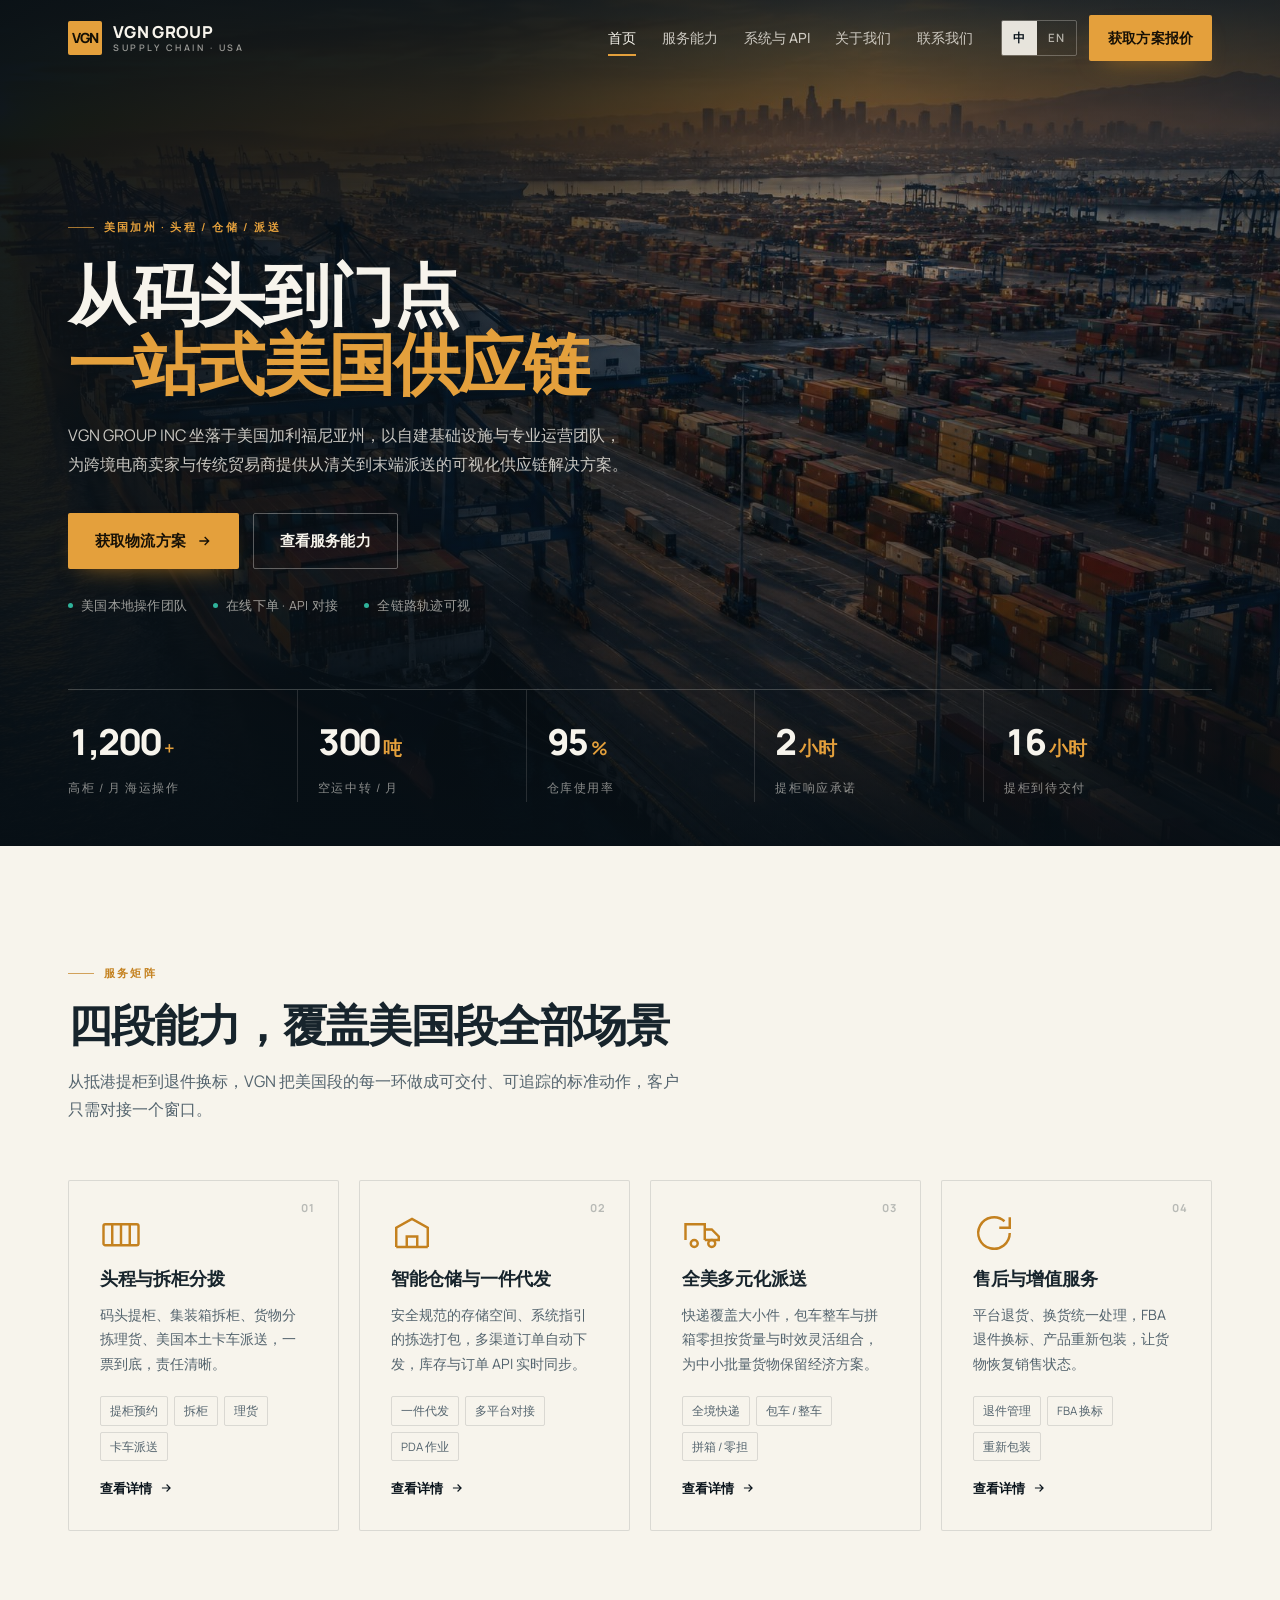
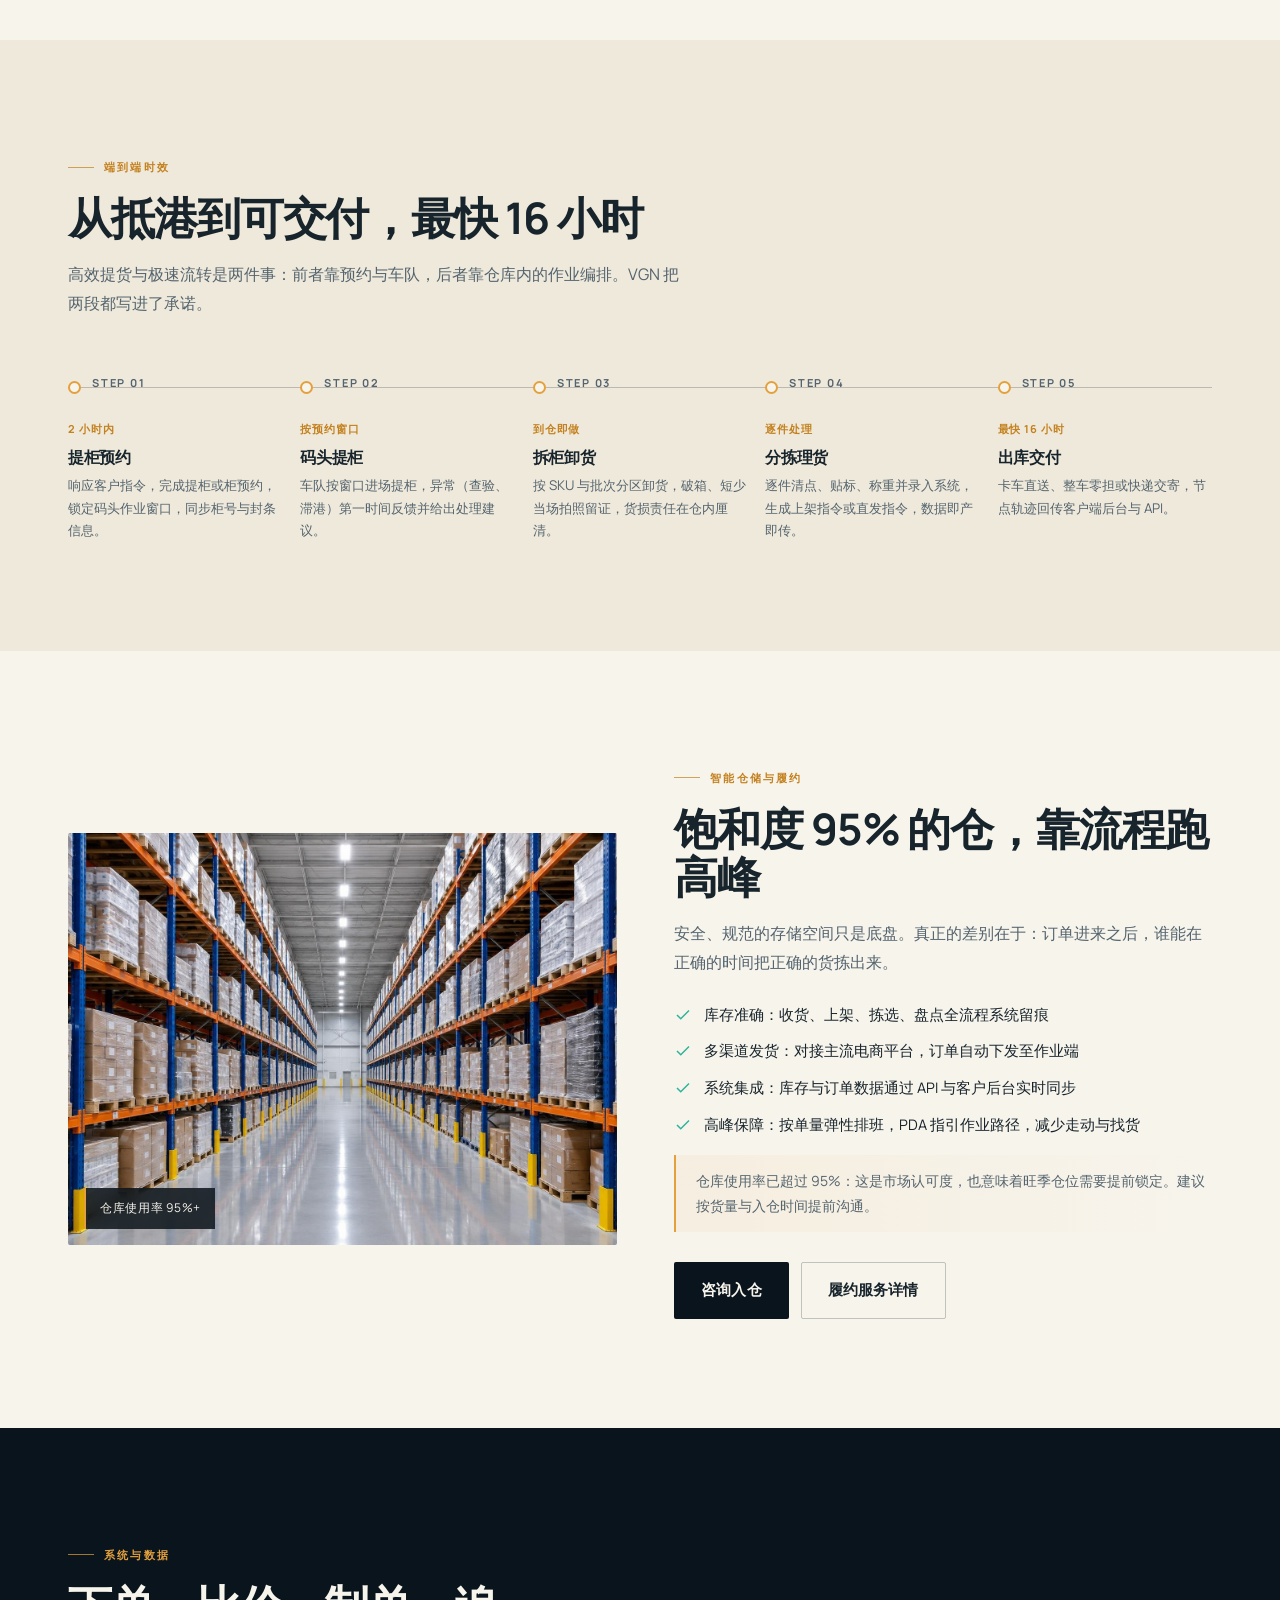
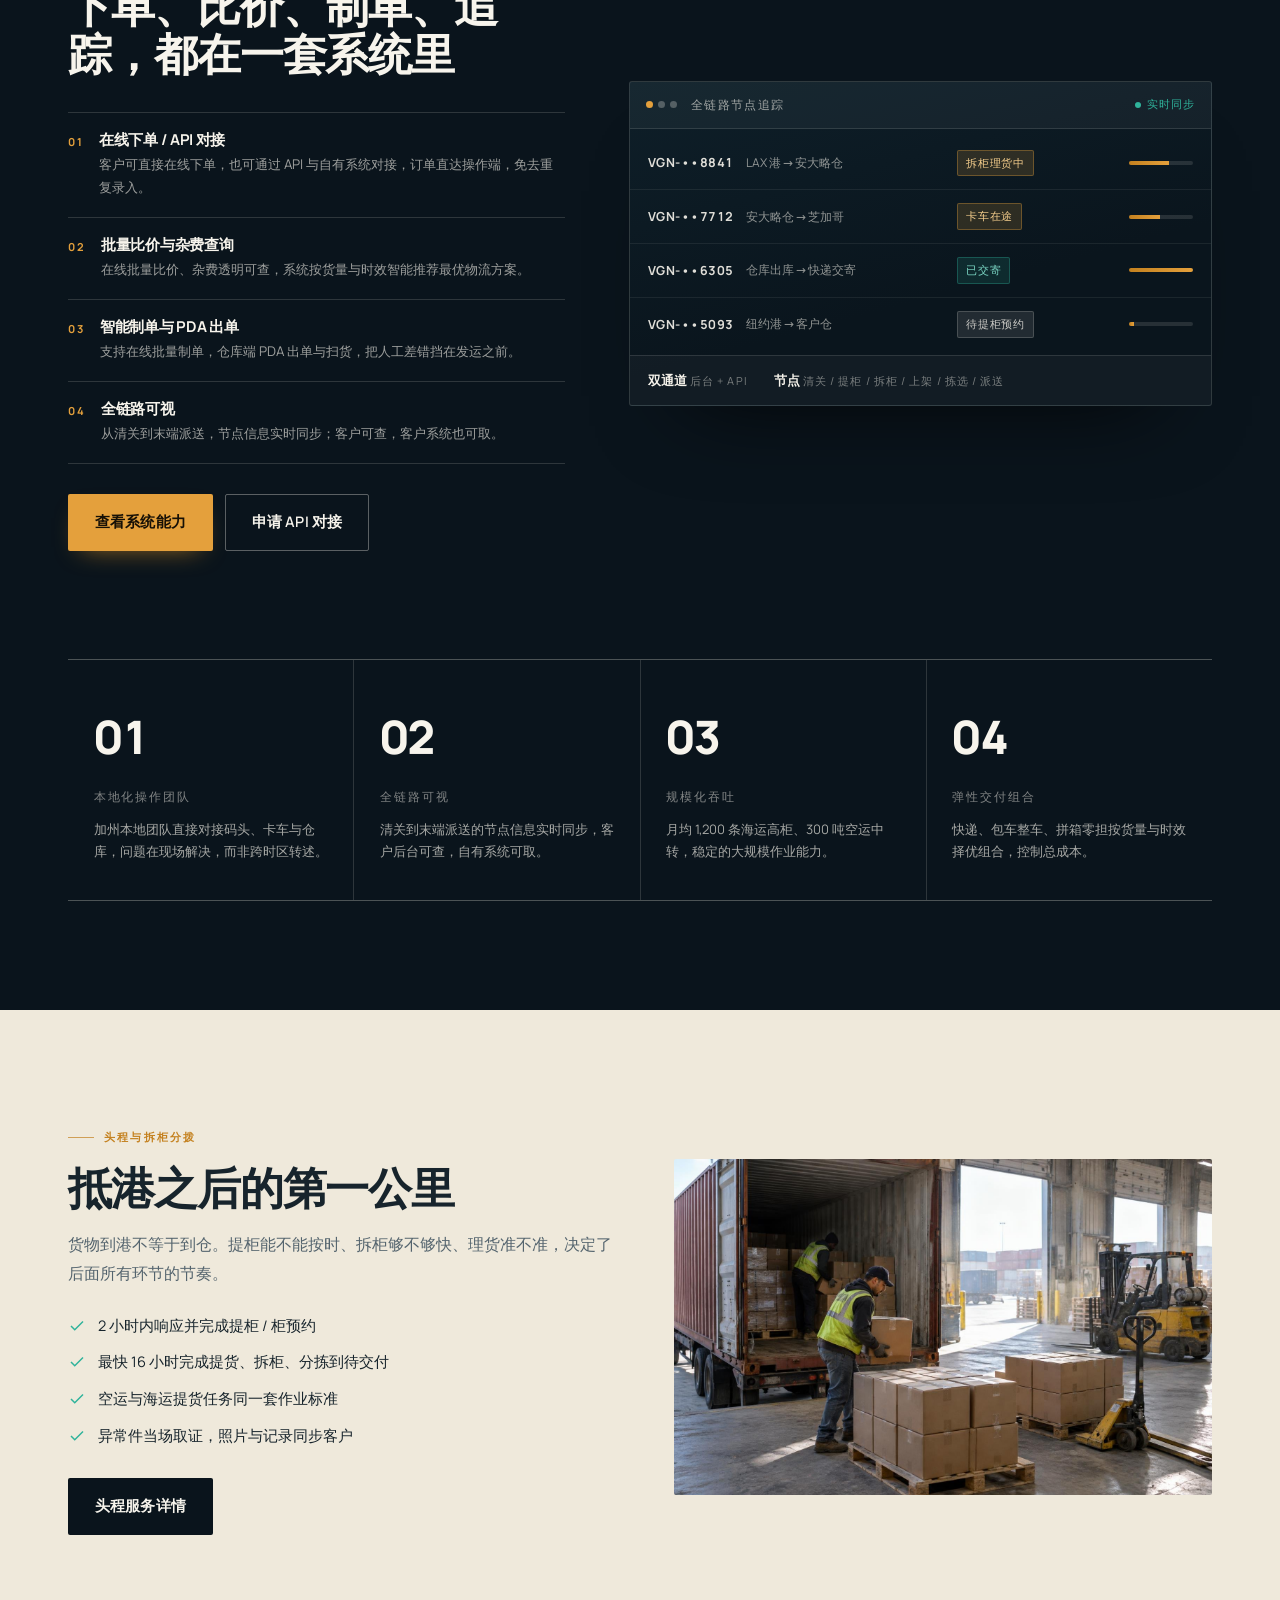
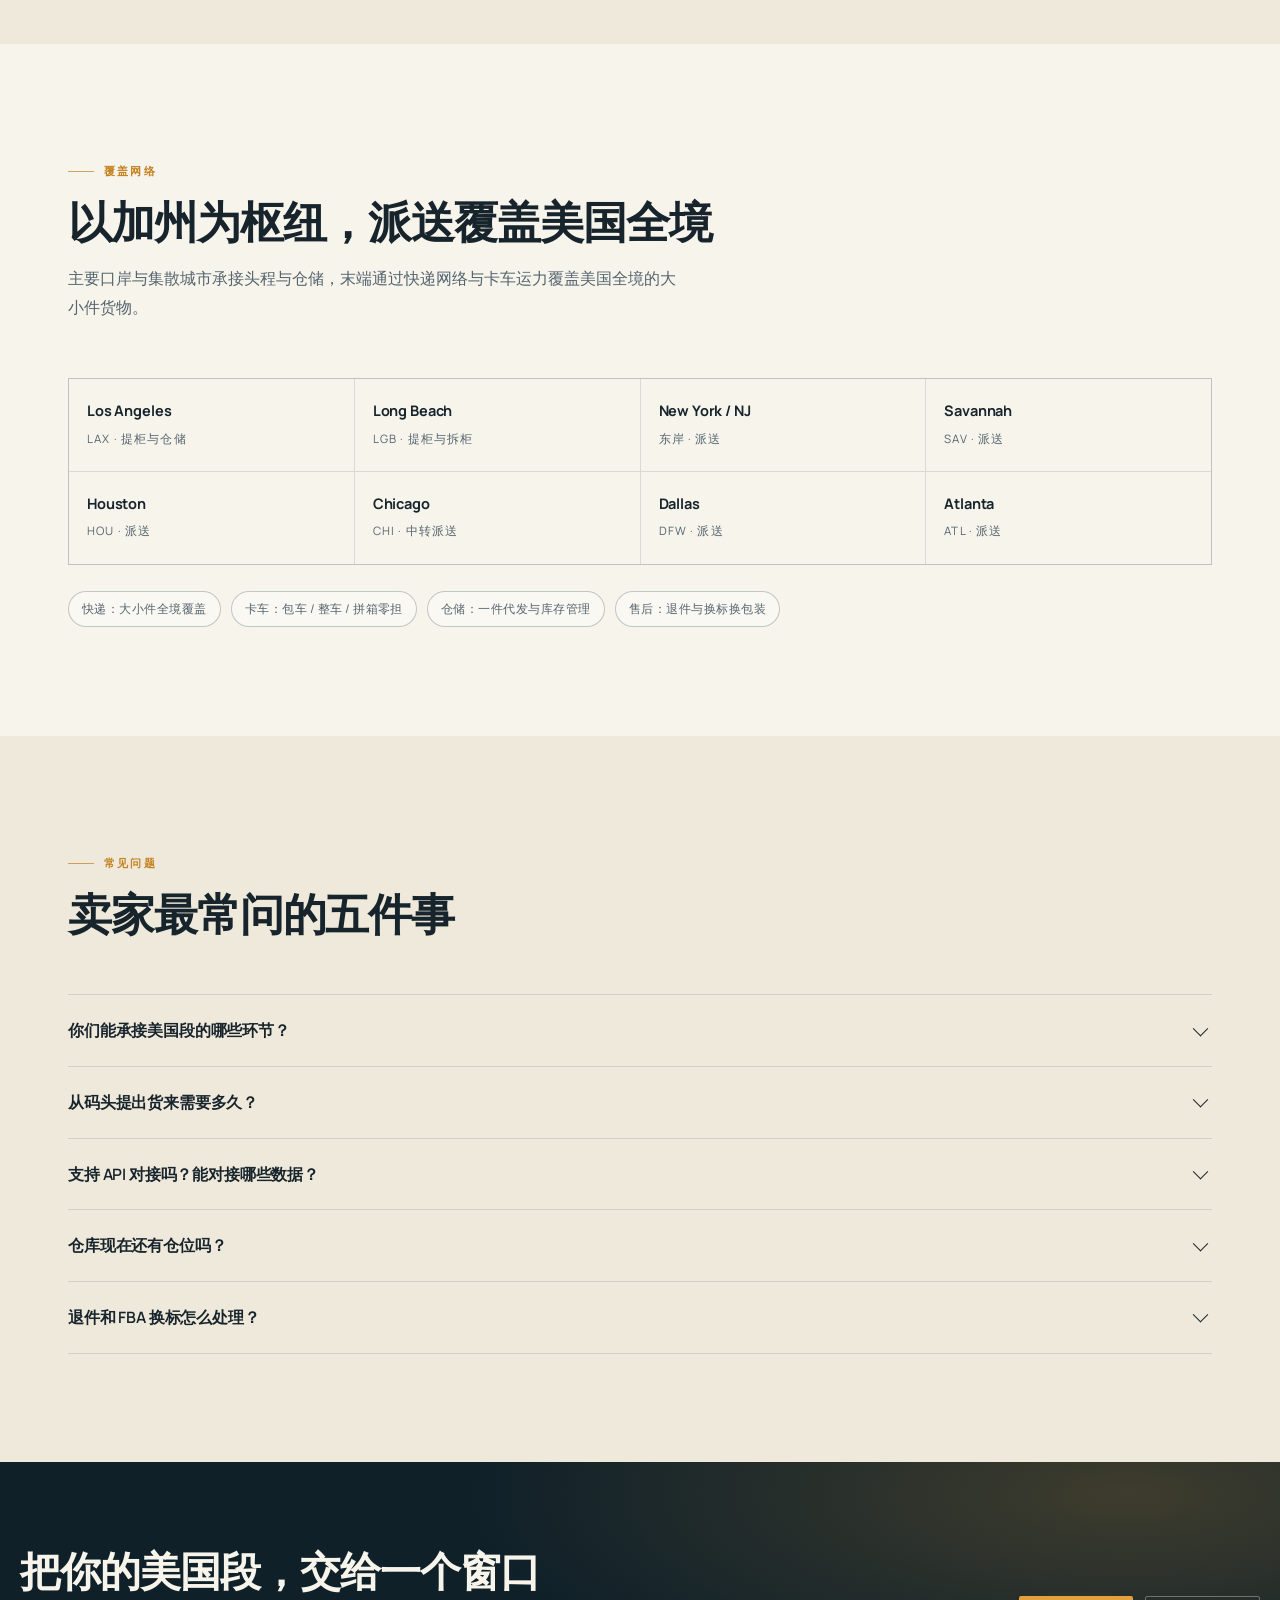
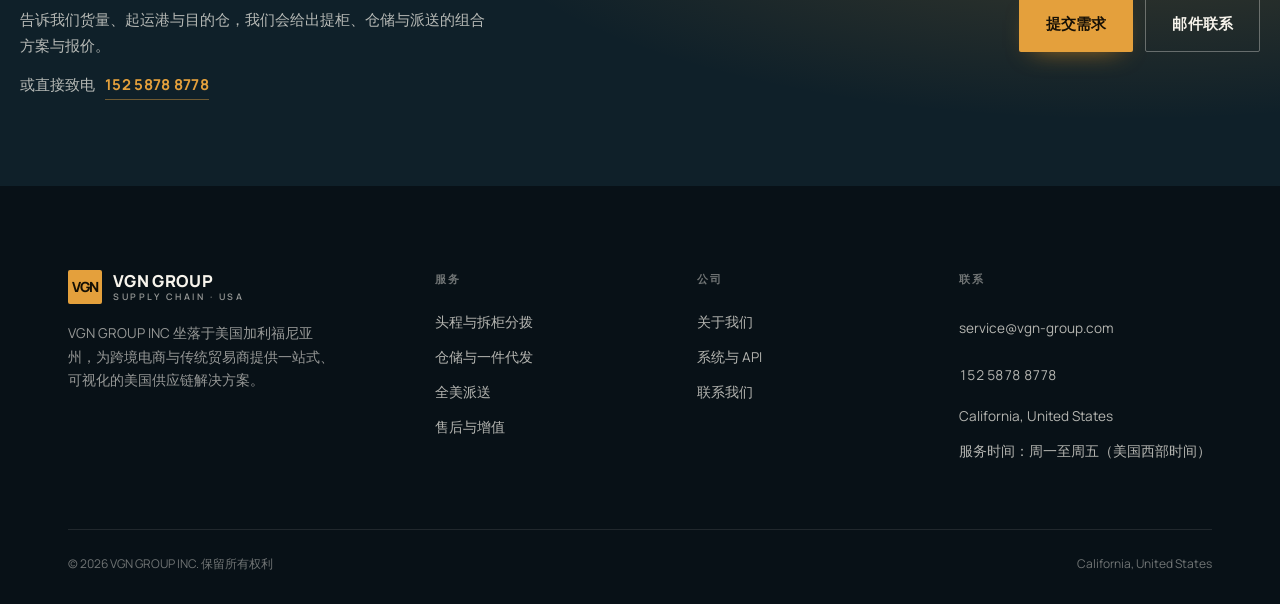
<file: index.html>
<!DOCTYPE html>
<html lang="zh-CN">
<head>
<meta charset="utf-8">
<meta name="viewport" content="width=device-width, initial-scale=1">
<title>VGN GROUP INC — 美国头程 · 海外仓 · 全美派送，一站式跨境供应链</title>
<meta name="description" content="VGN GROUP INC 位于美国加利福尼亚州，为跨境电商与传统贸易商提供头程提柜拆柜、智能仓储一件代发、全美卡车与快递派送、退件换标等一站式可视化供应链服务。">
<meta property="og:type" content="website">
<meta property="og:title" content="VGN GROUP INC — 一站式美国供应链服务">
<meta property="og:description" content="从清关到末端派送，全链路信息实时同步。2 小时响应提柜，最快 16 小时完成提柜到待交付。">
<meta property="og:image" content="assets/img/hero.jpg">
<link rel="icon" href="assets/favicon.svg" type="image/svg+xml">
<link rel="stylesheet" href="assets/css/style.css">
</head>
<body data-title-key="meta.title.home" data-desc-key="meta.desc.home">

<header class="site-header">
  <div class="container header-inner">
    <a class="brand" href="index.html" aria-label="VGN GROUP INC">
      <span class="brand-mark">VGN</span>
      <span class="brand-text">
        <span class="brand-name">VGN GROUP</span>
        <span class="brand-sub">SUPPLY CHAIN · USA</span>
      </span>
    </a>
    <nav class="nav" id="primaryNav">
      <a href="index.html" aria-current="page" data-t="nav.home">首页</a>
      <a href="services.html" data-t="nav.services">服务能力</a>
      <a href="technology.html" data-t="nav.tech">系统与 API</a>
      <a href="about.html" data-t="nav.about">关于我们</a>
      <a href="contact.html" data-t="nav.contact">联系我们</a>
    </nav>
    <div class="header-actions">
      <div class="lang-switch" role="group" aria-label="Language">
        <button type="button" data-lang="zh" aria-pressed="true">中</button>
        <button type="button" data-lang="en" aria-pressed="false">EN</button>
      </div>
      <a class="btn btn--primary btn--sm" href="contact.html" data-t="nav.cta">获取方案报价</a>
      <button class="nav-toggle" type="button" aria-label="Menu" aria-expanded="false" aria-controls="primaryNav">
        <span></span><span></span><span></span>
      </button>
    </div>
  </div>
</header>

<main>
  <!-- ==================== HERO ==================== -->
  <section class="hero">
    <div class="hero-media">
      <img src="assets/img/hero.jpg" alt="洛杉矶港集装箱码头，龙门吊与堆场" width="2048" height="1152" fetchpriority="high">
    </div>
    <div class="container hero-inner">
      <div class="hero-copy">
        <span class="eyebrow" data-t="hero.eyebrow">美国加州 · 头程 / 仓储 / 派送</span>
        <h1 class="h1" data-t="hero.title">从码头到门点<br><em>一站式美国供应链</em></h1>
        <p class="lead" data-t="hero.lead">VGN GROUP INC 坐落于美国加利福尼亚州，以自建基础设施与专业运营团队，为跨境电商卖家与传统贸易商提供从清关到末端派送的可视化供应链解决方案。</p>
        <div class="hero-cta">
          <a class="btn btn--primary" href="contact.html">
            <span data-t="hero.cta1">获取物流方案</span>
            <svg viewBox="0 0 24 24" fill="none" stroke="currentColor" stroke-width="2"><path d="M5 12h14M13 6l6 6-6 6"/></svg>
          </a>
          <a class="btn btn--ghost" href="services.html" data-t="hero.cta2">查看服务能力</a>
        </div>
        <div class="hero-meta">
          <span data-t="hero.m1">美国本地操作团队</span>
          <span data-t="hero.m2">在线下单 · API 对接</span>
          <span data-t="hero.m3">全链路轨迹可视</span>
        </div>
      </div>

      <div class="stat-strip">
        <div class="stat">
          <div class="stat-v"><span class="num" data-count="1200">1,200</span><i>+</i></div>
          <div class="stat-l" data-t="stat.1">高柜 / 月 海运操作</div>
        </div>
        <div class="stat">
          <div class="stat-v"><span class="num" data-count="300">300</span><i data-t="stat.2u">吨</i></div>
          <div class="stat-l" data-t="stat.2">空运中转 / 月</div>
        </div>
        <div class="stat">
          <div class="stat-v"><span class="num" data-count="95">95</span><i>%</i></div>
          <div class="stat-l" data-t="stat.3">仓库使用率</div>
        </div>
        <div class="stat">
          <div class="stat-v"><span class="num" data-count="2">2</span><i data-t="stat.4u">小时</i></div>
          <div class="stat-l" data-t="stat.4">提柜响应承诺</div>
        </div>
        <div class="stat">
          <div class="stat-v"><span class="num" data-count="16">16</span><i data-t="stat.5u">小时</i></div>
          <div class="stat-l" data-t="stat.5">提柜到待交付</div>
        </div>
      </div>
    </div>
  </section>

  <!-- ==================== SERVICES ==================== -->
  <section class="section">
    <div class="container">
      <div class="section-head" data-reveal>
        <span class="eyebrow" data-t="svc.eyebrow">服务矩阵</span>
        <h2 class="h2" data-t="svc.title">四段能力，覆盖美国段全部场景</h2>
        <p class="lead" data-t="svc.lead">从抵港提柜到退件换标，VGN 把美国段的每一环做成可交付、可追踪的标准动作，客户只需对接一个窗口。</p>
      </div>
      <div class="grid grid-4">
        <article class="card" data-reveal="0">
          <span class="card-index">01</span>
          <div class="card-ico"><svg viewBox="0 0 24 24" fill="none" stroke="currentColor" stroke-width="1.4"><rect x="2" y="7" width="20" height="12" rx="1"/><path d="M7 7v12M12 7v12M17 7v12"/></svg></div>
          <h3 data-t="svc.c1.t">头程与拆柜分拨</h3>
          <p data-t="svc.c1.d">码头提柜、集装箱拆柜、货物分拣理货、美国本土卡车派送，一票到底，责任清晰。</p>
          <div class="card-tags">
            <span data-t="svc.c1.t1">提柜预约</span><span data-t="svc.c1.t2">拆柜</span><span data-t="svc.c1.t3">理货</span><span data-t="svc.c1.t4">卡车派送</span>
          </div>
          <a class="card-link" href="services.html#first-mile"><span data-t="common.detail">查看详情</span><svg viewBox="0 0 24 24" fill="none" stroke="currentColor" stroke-width="2"><path d="M5 12h14M13 6l6 6-6 6"/></svg></a>
        </article>
        <article class="card" data-reveal="90">
          <span class="card-index">02</span>
          <div class="card-ico"><svg viewBox="0 0 24 24" fill="none" stroke="currentColor" stroke-width="1.4"><path d="M3 20V9l9-5 9 5v11"/><path d="M3 20h18"/><path d="M9 20v-6h6v6"/></svg></div>
          <h3 data-t="svc.c2.t">智能仓储与一件代发</h3>
          <p data-t="svc.c2.d">安全规范的存储空间、系统指引的拣选打包，多渠道订单自动下发，库存与订单 API 实时同步。</p>
          <div class="card-tags">
            <span data-t="svc.c2.t1">一件代发</span><span data-t="svc.c2.t2">多平台对接</span><span data-t="svc.c2.t3">PDA 作业</span>
          </div>
          <a class="card-link" href="services.html#fulfillment"><span data-t="common.detail">查看详情</span><svg viewBox="0 0 24 24" fill="none" stroke="currentColor" stroke-width="2"><path d="M5 12h14M13 6l6 6-6 6"/></svg></a>
        </article>
        <article class="card" data-reveal="180">
          <span class="card-index">03</span>
          <div class="card-ico"><svg viewBox="0 0 24 24" fill="none" stroke="currentColor" stroke-width="1.4"><path d="M2 16V7h11v9"/><path d="M13 10h4l4 4v2h-8"/><circle cx="7" cy="18" r="2"/><circle cx="17" cy="18" r="2"/></svg></div>
          <h3 data-t="svc.c3.t">全美多元化派送</h3>
          <p data-t="svc.c3.d">快递覆盖大小件，包车整车与拼箱零担按货量与时效灵活组合，为中小批量货物保留经济方案。</p>
          <div class="card-tags">
            <span data-t="svc.c3.t1">全境快递</span><span data-t="svc.c3.t2">包车 / 整车</span><span data-t="svc.c3.t3">拼箱 / 零担</span>
          </div>
          <a class="card-link" href="services.html#delivery"><span data-t="common.detail">查看详情</span><svg viewBox="0 0 24 24" fill="none" stroke="currentColor" stroke-width="2"><path d="M5 12h14M13 6l6 6-6 6"/></svg></a>
        </article>
        <article class="card" data-reveal="270">
          <span class="card-index">04</span>
          <div class="card-ico"><svg viewBox="0 0 24 24" fill="none" stroke="currentColor" stroke-width="1.4"><path d="M21 12a9 9 0 1 1-3-6.7"/><path d="M21 3v6h-6"/></svg></div>
          <h3 data-t="svc.c4.t">售后与增值服务</h3>
          <p data-t="svc.c4.d">平台退货、换货统一处理，FBA 退件换标、产品重新包装，让货物恢复销售状态。</p>
          <div class="card-tags">
            <span data-t="svc.c4.t1">退件管理</span><span data-t="svc.c4.t2">FBA 换标</span><span data-t="svc.c4.t3">重新包装</span>
          </div>
          <a class="card-link" href="services.html#after-sales"><span data-t="common.detail">查看详情</span><svg viewBox="0 0 24 24" fill="none" stroke="currentColor" stroke-width="2"><path d="M5 12h14M13 6l6 6-6 6"/></svg></a>
        </article>
      </div>
    </div>
  </section>

  <!-- ==================== TIMELINE ==================== -->
  <section class="section section--paper2">
    <div class="container">
      <div class="section-head" data-reveal>
        <span class="eyebrow" data-t="tl.eyebrow">端到端时效</span>
        <h2 class="h2" data-t="tl.title">从抵港到可交付，最快 16 小时</h2>
        <p class="lead" data-t="tl.lead">高效提货与极速流转是两件事：前者靠预约与车队，后者靠仓库内的作业编排。VGN 把两段都写进了承诺。</p>
      </div>
      <div class="timeline">
        <div class="tl-step" data-reveal="0">
          <span class="tl-num">STEP 01</span>
          <span class="tl-time" data-t="tl.1.tm">2 小时内</span>
          <h4 data-t="tl.1.t">提柜预约</h4>
          <p data-t="tl.1.d">响应客户指令，完成提柜或柜预约，锁定码头作业窗口，同步柜号与封条信息。</p>
        </div>
        <div class="tl-step" data-reveal="80">
          <span class="tl-num">STEP 02</span>
          <span class="tl-time" data-t="tl.2.tm">按预约窗口</span>
          <h4 data-t="tl.2.t">码头提柜</h4>
          <p data-t="tl.2.d">车队按窗口进场提柜，异常（查验、滞港）第一时间反馈并给出处理建议。</p>
        </div>
        <div class="tl-step" data-reveal="160">
          <span class="tl-num">STEP 03</span>
          <span class="tl-time" data-t="tl.3.tm">到仓即做</span>
          <h4 data-t="tl.3.t">拆柜卸货</h4>
          <p data-t="tl.3.d">按 SKU 与批次分区卸货，破箱、短少当场拍照留证，货损责任在仓内厘清。</p>
        </div>
        <div class="tl-step" data-reveal="240">
          <span class="tl-num">STEP 04</span>
          <span class="tl-time" data-t="tl.4.tm">逐件处理</span>
          <h4 data-t="tl.4.t">分拣理货</h4>
          <p data-t="tl.4.d">逐件清点、贴标、称重并录入系统，生成上架指令或直发指令，数据即产即传。</p>
        </div>
        <div class="tl-step" data-reveal="320">
          <span class="tl-num">STEP 05</span>
          <span class="tl-time" data-t="tl.5.tm">最快 16 小时</span>
          <h4 data-t="tl.5.t">出库交付</h4>
          <p data-t="tl.5.d">卡车直送、整车零担或快递交寄，节点轨迹回传客户端后台与 API。</p>
        </div>
      </div>
    </div>
  </section>

  <!-- ==================== WAREHOUSE SPLIT ==================== -->
  <section class="section">
    <div class="container split">
      <div class="split-media" data-reveal>
        <img src="assets/img/warehouse.jpg" alt="海外仓高位货架与整洁通道" width="1536" height="1024" loading="lazy">
        <span class="split-media-badge" data-t="wh.badge">仓库使用率 95%+</span>
      </div>
      <div class="split-body" data-reveal="120">
        <span class="eyebrow" data-t="wh.eyebrow">智能仓储与履约</span>
        <h2 class="h2" data-t="wh.title">饱和度 95% 的仓，靠流程跑高峰</h2>
        <p class="lead" data-t="wh.lead">安全、规范的存储空间只是底盘。真正的差别在于：订单进来之后，谁能在正确的时间把正确的货拣出来。</p>
        <ul class="check-list">
          <li><svg viewBox="0 0 24 24" fill="none" stroke="currentColor" stroke-width="2"><path d="M20 6 9 17l-5-5"/></svg><span data-t="wh.l1">库存准确：收货、上架、拣选、盘点全流程系统留痕</span></li>
          <li><svg viewBox="0 0 24 24" fill="none" stroke="currentColor" stroke-width="2"><path d="M20 6 9 17l-5-5"/></svg><span data-t="wh.l2">多渠道发货：对接主流电商平台，订单自动下发至作业端</span></li>
          <li><svg viewBox="0 0 24 24" fill="none" stroke="currentColor" stroke-width="2"><path d="M20 6 9 17l-5-5"/></svg><span data-t="wh.l3">系统集成：库存与订单数据通过 API 与客户后台实时同步</span></li>
          <li><svg viewBox="0 0 24 24" fill="none" stroke="currentColor" stroke-width="2"><path d="M20 6 9 17l-5-5"/></svg><span data-t="wh.l4">高峰保障：按单量弹性排班，PDA 指引作业路径，减少走动与找货</span></li>
        </ul>
        <p class="split-note" data-t="wh.note">仓库使用率已超过 95%：这是市场认可度，也意味着旺季仓位需要提前锁定。建议按货量与入仓时间提前沟通。</p>
        <div class="split-foot">
          <a class="btn btn--dark" href="contact.html" data-t="wh.cta">咨询入仓</a>
          <a class="btn btn--outline" href="services.html#fulfillment" data-t="wh.cta2">履约服务详情</a>
        </div>
      </div>
    </div>
  </section>

  <!-- ==================== TECHNOLOGY ==================== -->
  <section class="section section--ink tech">
    <div class="container">
      <div class="tech-grid">
        <div data-reveal>
          <span class="eyebrow" data-t="tech.eyebrow">系统与数据</span>
          <h2 class="h2" data-t="tech.title">下单、比价、制单、追踪，都在一套系统里</h2>
          <ul class="tech-list">
            <li>
              <span class="tl-k">01</span>
              <div>
                <h4 data-t="tech.1.t">在线下单 / API 对接</h4>
                <p data-t="tech.1.d">客户可直接在线下单，也可通过 API 与自有系统对接，订单直达操作端，免去重复录入。</p>
              </div>
            </li>
            <li>
              <span class="tl-k">02</span>
              <div>
                <h4 data-t="tech.2.t">批量比价与杂费查询</h4>
                <p data-t="tech.2.d">在线批量比价、杂费透明可查，系统按货量与时效智能推荐最优物流方案。</p>
              </div>
            </li>
            <li>
              <span class="tl-k">03</span>
              <div>
                <h4 data-t="tech.3.t">智能制单与 PDA 出单</h4>
                <p data-t="tech.3.d">支持在线批量制单，仓库端 PDA 出单与扫货，把人工差错挡在发运之前。</p>
              </div>
            </li>
            <li>
              <span class="tl-k">04</span>
              <div>
                <h4 data-t="tech.4.t">全链路可视</h4>
                <p data-t="tech.4.d">从清关到末端派送，节点信息实时同步；客户可查，客户系统也可取。</p>
              </div>
            </li>
          </ul>
          <div class="split-foot">
            <a class="btn btn--primary" href="technology.html" data-t="tech.cta">查看系统能力</a>
            <a class="btn btn--ghost" href="contact.html" data-t="tech.cta2">申请 API 对接</a>
          </div>
        </div>

        <div data-reveal="140">
          <div class="panel" role="img" aria-label="全链路节点追踪面板示意">
            <div class="panel-bar">
              <span class="panel-dots"><i></i><i></i><i></i></span>
              <span class="panel-title" data-t="panel.title">全链路节点追踪</span>
              <span class="panel-live" data-t="panel.live">实时同步</span>
            </div>
            <div class="panel-body">
              <div class="row">
                <span class="r-id">VGN-••8841</span>
                <span class="r-route">LAX 港 → 安大略仓</span>
                <span class="r-status r-status--transit" data-t="panel.s1">拆柜理货中</span>
                <span class="r-pct"><i style="width:62%"></i></span>
              </div>
              <div class="row">
                <span class="r-id">VGN-••7712</span>
                <span class="r-route">安大略仓 → 芝加哥</span>
                <span class="r-status r-status--transit" data-t="panel.s2">卡车在途</span>
                <span class="r-pct"><i style="width:48%"></i></span>
              </div>
              <div class="row">
                <span class="r-id">VGN-••6305</span>
                <span class="r-route">仓库出库 → 快递交寄</span>
                <span class="r-status r-status--done" data-t="panel.s3">已交寄</span>
                <span class="r-pct"><i style="width:100%"></i></span>
              </div>
              <div class="row">
                <span class="r-id">VGN-••5093</span>
                <span class="r-route">纽约港 → 客户仓</span>
                <span class="r-status r-status--ready" data-t="panel.s4">待提柜预约</span>
                <span class="r-pct"><i style="width:8%"></i></span>
              </div>
            </div>
            <div class="panel-foot">
              <span><b data-t="panel.f1">双通道</b> <span data-t="panel.f1b">后台 + API</span></span>
              <span><b data-t="panel.f2">节点</b> <span data-t="panel.f2b">清关 / 提柜 / 拆柜 / 上架 / 拣选 / 派送</span></span>
            </div>
          </div>
        </div>
      </div>
    </div>
  </section>

  <!-- ==================== WHY US ==================== -->
  <section class="section section--ink" style="padding-top:0">
    <div class="container">
      <div class="value-grid">
        <div class="value-cell" data-reveal="0">
          <div class="v-num">01</div>
          <div class="v-l" data-t="why.1.t">本地化操作团队</div>
          <div class="v-d" data-t="why.1.d">加州本地团队直接对接码头、卡车与仓库，问题在现场解决，而非跨时区转述。</div>
        </div>
        <div class="value-cell" data-reveal="80">
          <div class="v-num">02</div>
          <div class="v-l" data-t="why.2.t">全链路可视</div>
          <div class="v-d" data-t="why.2.d">清关到末端派送的节点信息实时同步，客户后台可查，自有系统可取。</div>
        </div>
        <div class="value-cell" data-reveal="160">
          <div class="v-num">03</div>
          <div class="v-l" data-t="why.3.t">规模化吞吐</div>
          <div class="v-d" data-t="why.3.d">月均 1,200 条海运高柜、300 吨空运中转，稳定的大规模作业能力。</div>
        </div>
        <div class="value-cell" data-reveal="240">
          <div class="v-num">04</div>
          <div class="v-l" data-t="why.4.t">弹性交付组合</div>
          <div class="v-d" data-t="why.4.d">快递、包车整车、拼箱零担按货量与时效择优组合，控制总成本。</div>
        </div>
      </div>
    </div>
  </section>

  <!-- ==================== FIRST MILE SPLIT ==================== -->
  <section class="section section--paper2">
    <div class="container split split--rev">
      <div class="split-media split-media--wide" data-reveal>
        <img src="assets/img/devanning.jpg" alt="集装箱拆柜与卸货作业" width="1536" height="1024" loading="lazy">
      </div>
      <div class="split-body" data-reveal="120">
        <span class="eyebrow" data-t="fm.eyebrow">头程与拆柜分拨</span>
        <h2 class="h2" data-t="fm.title">抵港之后的第一公里</h2>
        <p class="lead" data-t="fm.lead">货物到港不等于到仓。提柜能不能按时、拆柜够不够快、理货准不准，决定了后面所有环节的节奏。</p>
        <ul class="check-list">
          <li><svg viewBox="0 0 24 24" fill="none" stroke="currentColor" stroke-width="2"><path d="M20 6 9 17l-5-5"/></svg><span data-t="fm.l1">2 小时内响应并完成提柜 / 柜预约</span></li>
          <li><svg viewBox="0 0 24 24" fill="none" stroke="currentColor" stroke-width="2"><path d="M20 6 9 17l-5-5"/></svg><span data-t="fm.l2">最快 16 小时完成提货、拆柜、分拣到待交付</span></li>
          <li><svg viewBox="0 0 24 24" fill="none" stroke="currentColor" stroke-width="2"><path d="M20 6 9 17l-5-5"/></svg><span data-t="fm.l3">空运与海运提货任务同一套作业标准</span></li>
          <li><svg viewBox="0 0 24 24" fill="none" stroke="currentColor" stroke-width="2"><path d="M20 6 9 17l-5-5"/></svg><span data-t="fm.l4">异常件当场取证，照片与记录同步客户</span></li>
        </ul>
        <div class="split-foot">
          <a class="btn btn--dark" href="services.html#first-mile" data-t="fm.cta">头程服务详情</a>
        </div>
      </div>
    </div>
  </section>

  <!-- ==================== COVERAGE ==================== -->
  <section class="section">
    <div class="container">
      <div class="section-head" data-reveal>
        <span class="eyebrow" data-t="cov.eyebrow">覆盖网络</span>
        <h2 class="h2" data-t="cov.title">以加州为枢纽，派送覆盖美国全境</h2>
        <p class="lead" data-t="cov.lead">主要口岸与集散城市承接头程与仓储，末端通过快递网络与卡车运力覆盖美国全境的大小件货物。</p>
      </div>
      <div class="cover-grid" data-reveal="80">
        <div class="cover-cell"><b>Los Angeles</b><span>LAX · 提柜与仓储</span></div>
        <div class="cover-cell"><b>Long Beach</b><span>LGB · 提柜与拆柜</span></div>
        <div class="cover-cell"><b>New York / NJ</b><span>东岸 · 派送</span></div>
        <div class="cover-cell"><b>Savannah</b><span>SAV · 派送</span></div>
        <div class="cover-cell"><b>Houston</b><span>HOU · 派送</span></div>
        <div class="cover-cell"><b>Chicago</b><span>CHI · 中转派送</span></div>
        <div class="cover-cell"><b>Dallas</b><span>DFW · 派送</span></div>
        <div class="cover-cell"><b>Atlanta</b><span>ATL · 派送</span></div>
      </div>
      <div class="pill-row" data-reveal="120">
        <span class="pill" data-t="cov.p1">快递：大小件全境覆盖</span>
        <span class="pill" data-t="cov.p2">卡车：包车 / 整车 / 拼箱零担</span>
        <span class="pill" data-t="cov.p3">仓储：一件代发与库存管理</span>
        <span class="pill" data-t="cov.p4">售后：退件与换标换包装</span>
      </div>
    </div>
  </section>

  <!-- ==================== FAQ ==================== -->
  <section class="section section--paper2">
    <div class="container">
      <div class="section-head" data-reveal>
        <span class="eyebrow" data-t="faq.eyebrow">常见问题</span>
        <h2 class="h2" data-t="faq.title">卖家最常问的五件事</h2>
      </div>
      <div class="faq" data-reveal="80">
        <div class="faq-item">
          <button class="faq-q" type="button"><span data-t="faq.1.q">你们能承接美国段的哪些环节？</span></button>
          <div class="faq-a"><p data-t="faq.1.a">全段覆盖：码头提柜、集装箱拆柜、分拣理货、仓储与一件代发、卡车与快递派送，以及退件处理和 FBA 换标换包装。头程空运与海运提货任务使用同一套作业标准。</p></div>
        </div>
        <div class="faq-item">
          <button class="faq-q" type="button"><span data-t="faq.2.q">从码头提出货来需要多久？</span></button>
          <div class="faq-a"><p data-t="faq.2.a">承诺 2 小时内响应并完成提柜 / 柜预约。从码头提货到完成分拣理货、准备交付，最快可在 16 小时内完成，具体取决于码头作业窗口与到货状态。</p></div>
        </div>
        <div class="faq-item">
          <button class="faq-q" type="button"><span data-t="faq.3.q">支持 API 对接吗？能对接哪些数据？</span></button>
          <div class="faq-a"><p data-t="faq.3.a">支持。在线下单与 API 双通道并行，订单、库存、运单轨迹都可以与客户系统同步；同时支持在线批量比价、杂费查询与在线批量制单。</p></div>
        </div>
        <div class="faq-item">
          <button class="faq-q" type="button"><span data-t="faq.4.q">仓库现在还有仓位吗？</span></button>
          <div class="faq-a"><p data-t="faq.4.a">目前仓库使用率已超过 95%。旺季建议提前锁定仓位，可先沟通预计货量、入仓时间与产品规格，我们会给出排期建议。</p></div>
        </div>
        <div class="faq-item">
          <button class="faq-q" type="button"><span data-t="faq.5.q">退件和 FBA 换标怎么处理？</span></button>
          <div class="faq-a"><p data-t="faq.5.a">平台退货、换货统一入仓处理：清点与判定、换标、重新包装，处理完成后按客户指令重新入仓或再次发运。退件、换标、包装各项服务的处理进度可在线实时查询。</p></div>
        </div>
      </div>
    </div>
  </section>

  <!-- ==================== CTA ==================== -->
  <section class="cta-band" id="contact-cta">
    <div class="container cta-inner">
      <div>
        <h2 class="h2" data-t="cta.title">把你的美国段，交给一个窗口</h2>
        <p data-t="cta.lead">告诉我们货量、起运港与目的仓，我们会给出提柜、仓储与派送的组合方案与报价。</p>
        <p class="cta-phone"><span data-t="cta.phone">或直接致电</span> <a data-cfg="phone" href="tel:+8615258788778">152 5878 8778</a></p>
      </div>
      <div class="cta-actions">
        <a class="btn btn--primary" href="contact.html" data-t="cta.btn1">提交需求</a>
        <a class="btn btn--ghost" href="contact.html#reach" data-t="cta.btn2">邮件联系</a>
      </div>
    </div>
  </section>
</main>

<footer class="site-footer">
  <div class="container">
    <div class="footer-top">
      <div class="footer-brand">
        <a class="brand" href="index.html">
          <span class="brand-mark">VGN</span>
          <span class="brand-text">
            <span class="brand-name">VGN GROUP</span>
            <span class="brand-sub">SUPPLY CHAIN · USA</span>
          </span>
        </a>
        <p data-t="ft.about">VGN GROUP INC 坐落于美国加利福尼亚州，为跨境电商与传统贸易商提供一站式、可视化的美国供应链解决方案。</p>
      </div>
      <div class="footer-col">
        <h5 data-t="ft.services">服务</h5>
        <a href="services.html#first-mile" data-t="ft.s1">头程与拆柜分拨</a>
        <a href="services.html#fulfillment" data-t="ft.s2">仓储与一件代发</a>
        <a href="services.html#delivery" data-t="ft.s3">全美派送</a>
        <a href="services.html#after-sales" data-t="ft.s4">售后与增值</a>
      </div>
      <div class="footer-col">
        <h5 data-t="ft.company">公司</h5>
        <a href="about.html" data-t="nav.about">关于我们</a>
        <a href="technology.html" data-t="nav.tech">系统与 API</a>
        <a href="contact.html" data-t="nav.contact">联系我们</a>
      </div>
      <div class="footer-col">
        <h5 data-t="ft.contact">联系</h5>
        <li><a data-cfg="email" href="mailto:service@vgn-group.com">service@vgn-group.com</a></li>
        <li data-cfg-block="phone" hidden><a data-cfg="phone" href="tel:+8615258788778">152 5878 8778</a></li>
        <li><span data-cfg="address">California, United States</span></li>
        <li><span data-t="ft.hours">服务时间：周一至周五（美国西部时间）</span></li>
      </div>
    </div>
    <div class="footer-bottom">
      <span>© <span id="yr">2026</span> VGN GROUP INC. <span data-t="ft.rights">保留所有权利</span></span>
      <span data-t="ft.addr">California, United States</span>
    </div>
  </div>
</footer>

<button class="to-top" type="button" aria-label="Back to top">
  <svg viewBox="0 0 24 24" fill="none" stroke="currentColor" stroke-width="2"><path d="M12 19V5M6 11l6-6 6 6"/></svg>
</button>

<script src="assets/js/config.js"></script>
<script src="assets/js/i18n.en.js"></script>
<script src="assets/js/main.js"></script>
<script>document.getElementById('yr').textContent = new Date().getFullYear();</script>
</body>
</html>
</file>
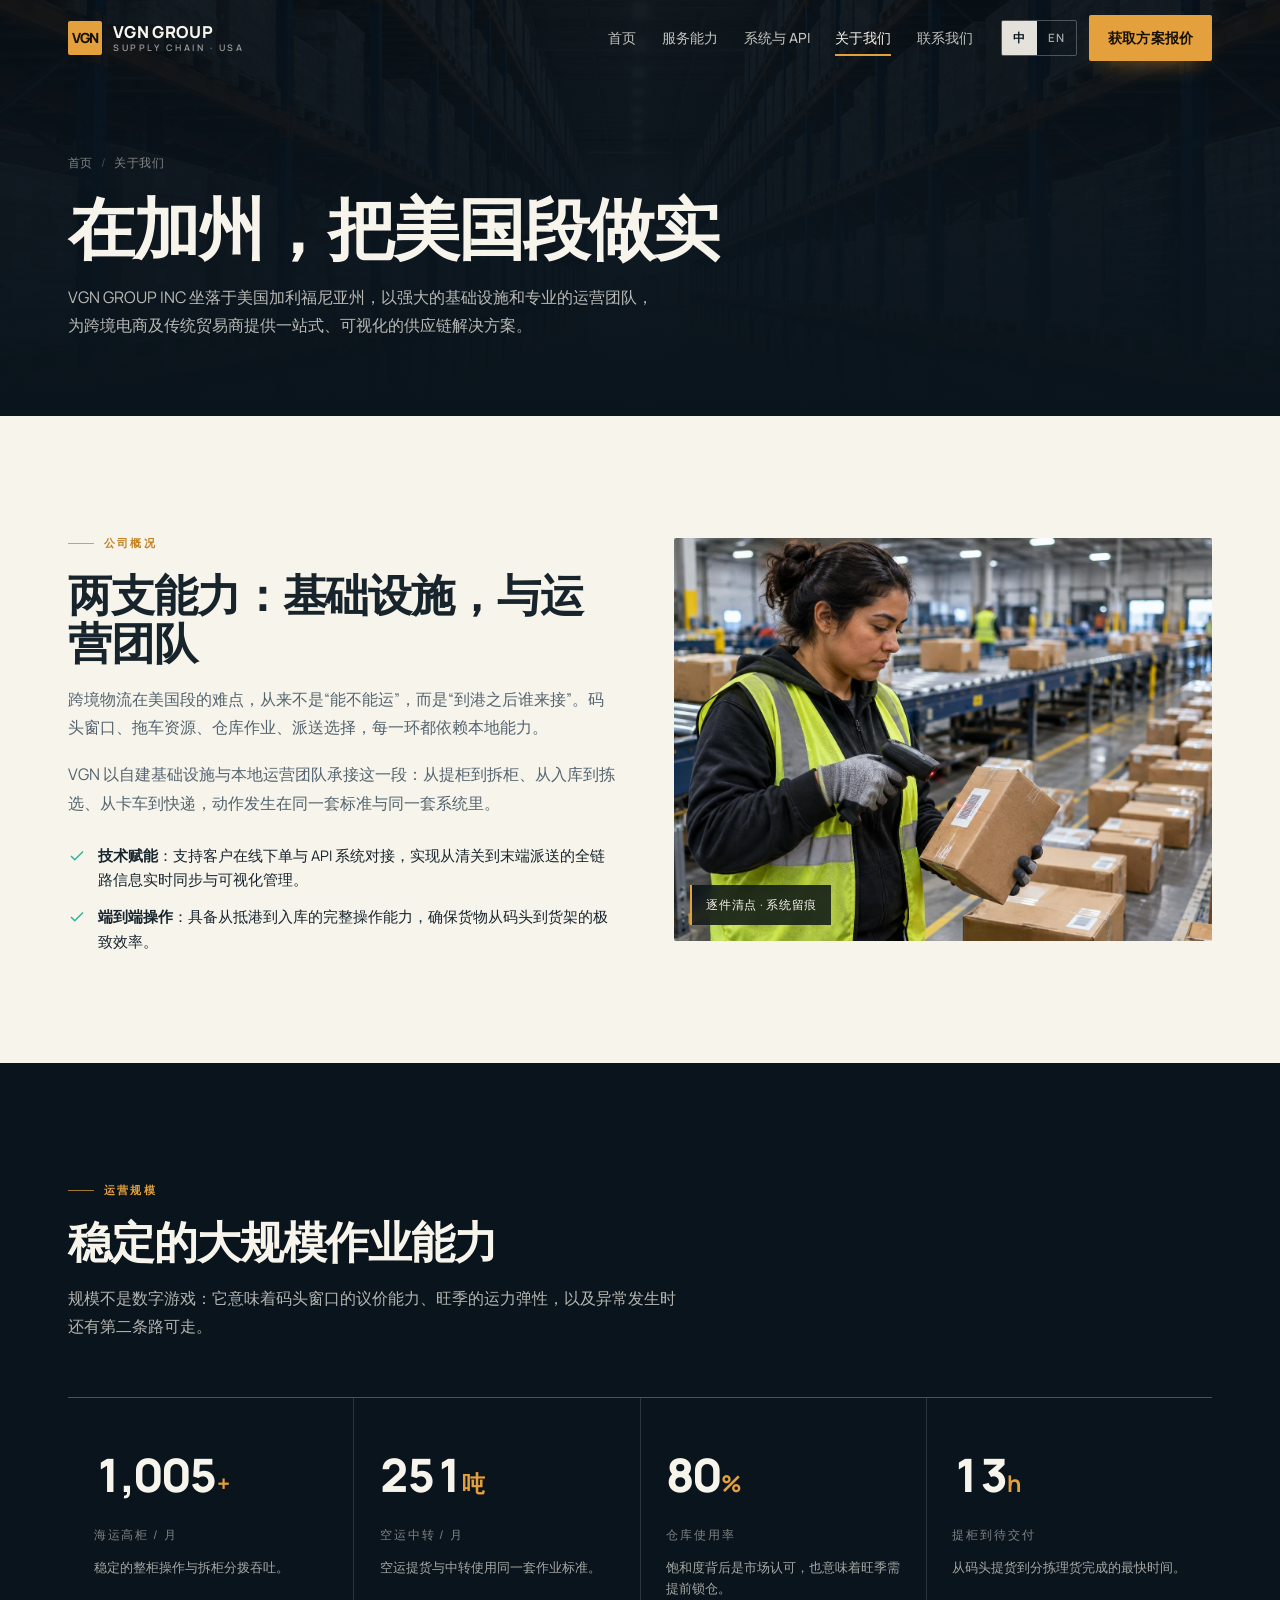
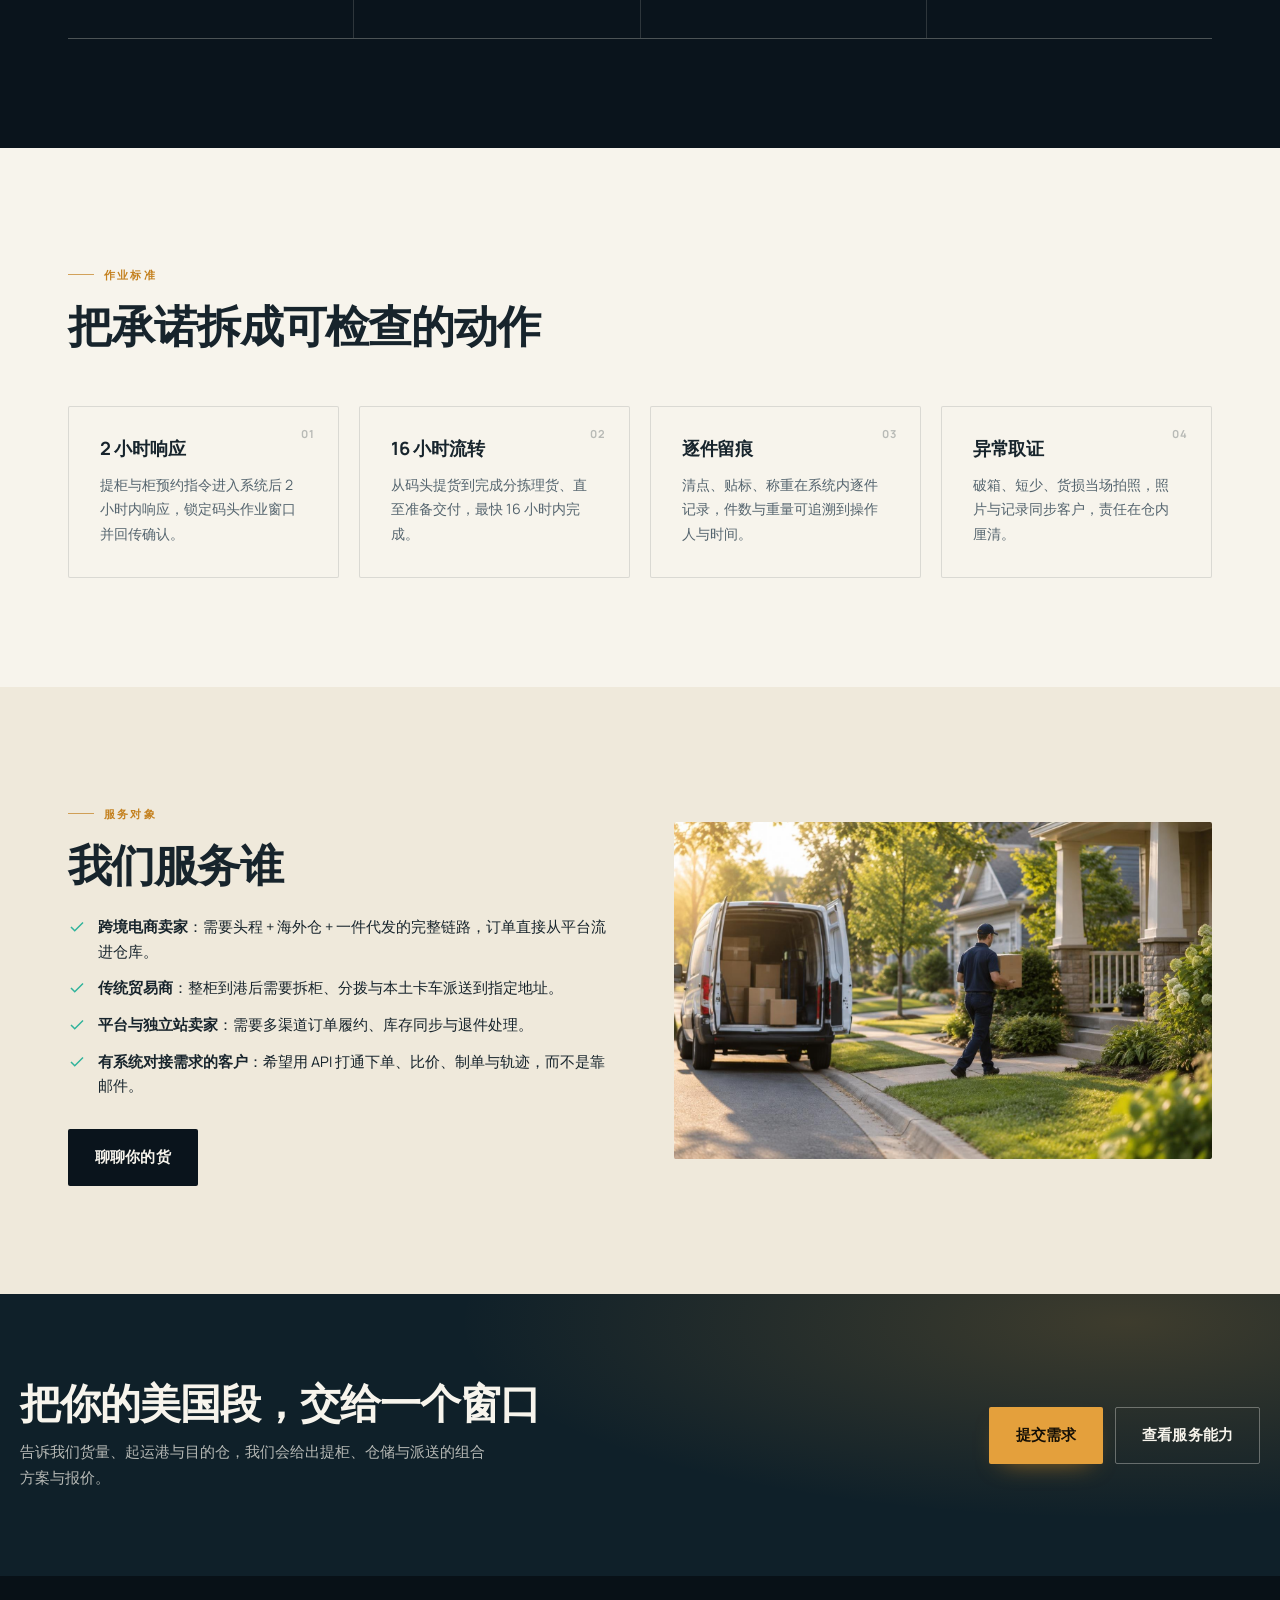
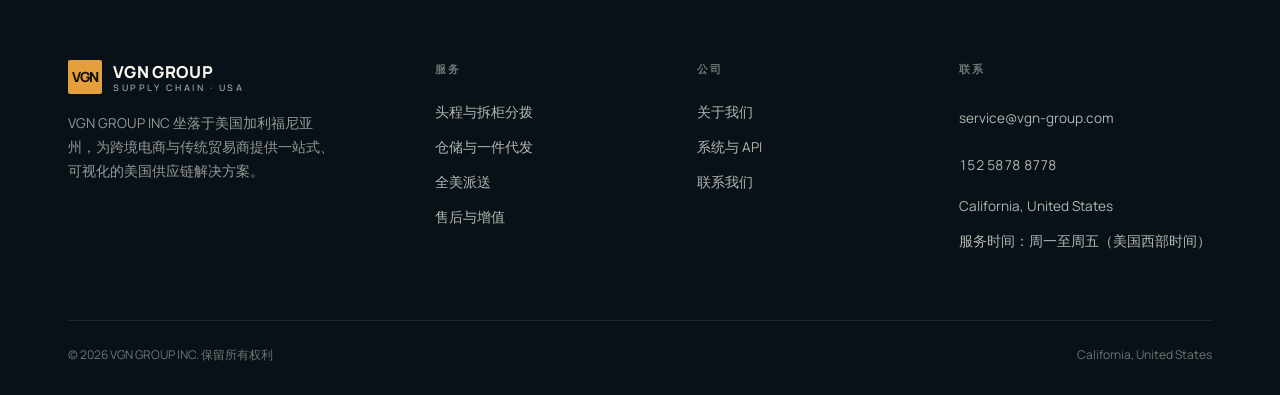
<file: about.html>
<!DOCTYPE html>
<html lang="zh-CN">
<head>
<meta charset="utf-8">
<meta name="viewport" content="width=device-width, initial-scale=1">
<title>关于我们 — 美国加州的一站式供应链服务商 | VGN GROUP INC</title>
<meta name="description" content="VGN GROUP INC 坐落于美国加利福尼亚州，以强大的基础设施与专业运营团队，为跨境电商和传统贸易商提供一站式、可视化的供应链解决方案。">
<meta property="og:type" content="website">
<meta property="og:title" content="关于 VGN GROUP INC">
<meta property="og:description" content="加州本地团队，月均 1,200 条高柜与 300 吨空运中转的稳定作业能力。">
<meta property="og:image" content="assets/img/warehouse.jpg">
<link rel="icon" href="assets/favicon.svg" type="image/svg+xml">
<link rel="stylesheet" href="assets/css/style.css">
</head>
<body data-title-key="meta.title.about" data-desc-key="meta.desc.about">

<header class="site-header">
  <div class="container header-inner">
    <a class="brand" href="index.html" aria-label="VGN GROUP INC">
      <span class="brand-mark">VGN</span>
      <span class="brand-text">
        <span class="brand-name">VGN GROUP</span>
        <span class="brand-sub">SUPPLY CHAIN · USA</span>
      </span>
    </a>
    <nav class="nav" id="primaryNav">
      <a href="index.html" data-t="nav.home">首页</a>
      <a href="services.html" data-t="nav.services">服务能力</a>
      <a href="technology.html" data-t="nav.tech">系统与 API</a>
      <a href="about.html" aria-current="page" data-t="nav.about">关于我们</a>
      <a href="contact.html" data-t="nav.contact">联系我们</a>
    </nav>
    <div class="header-actions">
      <div class="lang-switch" role="group" aria-label="Language">
        <button type="button" data-lang="zh" aria-pressed="true">中</button>
        <button type="button" data-lang="en" aria-pressed="false">EN</button>
      </div>
      <a class="btn btn--primary btn--sm" href="contact.html" data-t="nav.cta">获取方案报价</a>
      <button class="nav-toggle" type="button" aria-label="Menu" aria-expanded="false" aria-controls="primaryNav">
        <span></span><span></span><span></span>
      </button>
    </div>
  </div>
</header>

<main>
  <section class="page-hero">
    <div class="page-hero-bg"><img src="assets/img/warehouse.jpg" alt="海外仓内部货架" width="1536" height="1024"></div>
    <div class="container">
      <div class="crumbs"><a href="index.html" data-t="nav.home">首页</a><span data-t="nav.about">关于我们</span></div>
      <h1 class="h1" data-t="ap.title">在加州，把美国段做实</h1>
      <p class="lead" data-t="ap.lead">VGN GROUP INC 坐落于美国加利福尼亚州，以强大的基础设施和专业的运营团队，为跨境电商及传统贸易商提供一站式、可视化的供应链解决方案。</p>
    </div>
  </section>

  <section class="section">
    <div class="container split">
      <div class="split-body" data-reveal>
        <span class="eyebrow" data-t="ap.eyebrow">公司概况</span>
        <h2 class="h2" data-t="ap.h">两支能力：基础设施，与运营团队</h2>
        <p class="lead" data-t="ap.p1">跨境物流在美国段的难点，从来不是“能不能运”，而是“到港之后谁来接”。码头窗口、拖车资源、仓库作业、派送选择，每一环都依赖本地能力。</p>
        <p class="lead" data-t="ap.p2">VGN 以自建基础设施与本地运营团队承接这一段：从提柜到拆柜、从入库到拣选、从卡车到快递，动作发生在同一套标准与同一套系统里。</p>
        <ul class="check-list">
          <li><svg viewBox="0 0 24 24" fill="none" stroke="currentColor" stroke-width="2"><path d="M20 6 9 17l-5-5"/></svg><span data-t="ap.l1"><strong>技术赋能</strong>：支持客户在线下单与 API 系统对接，实现从清关到末端派送的全链路信息实时同步与可视化管理。</span></li>
          <li><svg viewBox="0 0 24 24" fill="none" stroke="currentColor" stroke-width="2"><path d="M20 6 9 17l-5-5"/></svg><span data-t="ap.l2"><strong>端到端操作</strong>：具备从抵港到入库的完整操作能力，确保货物从码头到货架的极致效率。</span></li>
        </ul>
      </div>
      <div class="split-media" data-reveal="120">
        <img src="assets/img/sorting.jpg" alt="分拣理货与扫码作业" width="1536" height="1024">
        <span class="split-media-badge" data-t="ap.badge">逐件清点 · 系统留痕</span>
      </div>
    </div>
  </section>

  <!-- 规模 -->
  <section class="section section--ink">
    <div class="container">
      <div class="section-head" data-reveal>
        <span class="eyebrow" data-t="scale.eyebrow">运营规模</span>
        <h2 class="h2" data-t="scale.title">稳定的大规模作业能力</h2>
        <p class="lead" data-t="scale.lead">规模不是数字游戏：它意味着码头窗口的议价能力、旺季的运力弹性，以及异常发生时还有第二条路可走。</p>
      </div>
      <div class="value-grid">
        <div class="value-cell" data-reveal="0">
          <div class="v-num"><span class="num" data-count="1200">1,200</span><i>+</i></div>
          <div class="v-l" data-t="scale.1.t">海运高柜 / 月</div>
          <div class="v-d" data-t="scale.1.d">稳定的整柜操作与拆柜分拨吞吐。</div>
        </div>
        <div class="value-cell" data-reveal="80">
          <div class="v-num"><span class="num" data-count="300">300</span><i data-t="scale.2u">吨</i></div>
          <div class="v-l" data-t="scale.2.t">空运中转 / 月</div>
          <div class="v-d" data-t="scale.2.d">空运提货与中转使用同一套作业标准。</div>
        </div>
        <div class="value-cell" data-reveal="160">
          <div class="v-num"><span class="num" data-count="95">95</span><i>%</i></div>
          <div class="v-l" data-t="scale.3.t">仓库使用率</div>
          <div class="v-d" data-t="scale.3.d">饱和度背后是市场认可，也意味着旺季需提前锁仓。</div>
        </div>
        <div class="value-cell" data-reveal="240">
          <div class="v-num"><span class="num" data-count="16">16</span><i>h</i></div>
          <div class="v-l" data-t="scale.4.t">提柜到待交付</div>
          <div class="v-d" data-t="scale.4.d">从码头提货到分拣理货完成的最快时间。</div>
        </div>
      </div>
    </div>
  </section>

  <!-- 标准 -->
  <section class="section">
    <div class="container">
      <div class="section-head" data-reveal>
        <span class="eyebrow" data-t="std.eyebrow">作业标准</span>
        <h2 class="h2" data-t="std.title">把承诺拆成可检查的动作</h2>
      </div>
      <div class="grid grid-4">
        <article class="card" data-reveal="0">
          <span class="card-index">01</span>
          <h3 data-t="std.1.t">2 小时响应</h3>
          <p data-t="std.1.d">提柜与柜预约指令进入系统后 2 小时内响应，锁定码头作业窗口并回传确认。</p>
        </article>
        <article class="card" data-reveal="80">
          <span class="card-index">02</span>
          <h3 data-t="std.2.t">16 小时流转</h3>
          <p data-t="std.2.d">从码头提货到完成分拣理货、直至准备交付，最快 16 小时内完成。</p>
        </article>
        <article class="card" data-reveal="160">
          <span class="card-index">03</span>
          <h3 data-t="std.3.t">逐件留痕</h3>
          <p data-t="std.3.d">清点、贴标、称重在系统内逐件记录，件数与重量可追溯到操作人与时间。</p>
        </article>
        <article class="card" data-reveal="240">
          <span class="card-index">04</span>
          <h3 data-t="std.4.t">异常取证</h3>
          <p data-t="std.4.d">破箱、短少、货损当场拍照，照片与记录同步客户，责任在仓内厘清。</p>
        </article>
      </div>
    </div>
  </section>

  <!-- 客群 -->
  <section class="section section--paper2">
    <div class="container split split--rev">
      <div class="split-media split-media--wide" data-reveal>
        <img src="assets/img/lastmile.jpg" alt="末端派送交付" width="1536" height="1024" loading="lazy">
      </div>
      <div class="split-body" data-reveal="120">
        <span class="eyebrow" data-t="who.eyebrow">服务对象</span>
        <h2 class="h2" data-t="who.title">我们服务谁</h2>
        <ul class="check-list">
          <li><svg viewBox="0 0 24 24" fill="none" stroke="currentColor" stroke-width="2"><path d="M20 6 9 17l-5-5"/></svg><span data-t="who.1"><strong>跨境电商卖家</strong>：需要头程 + 海外仓 + 一件代发的完整链路，订单直接从平台流进仓库。</span></li>
          <li><svg viewBox="0 0 24 24" fill="none" stroke="currentColor" stroke-width="2"><path d="M20 6 9 17l-5-5"/></svg><span data-t="who.2"><strong>传统贸易商</strong>：整柜到港后需要拆柜、分拨与本土卡车派送到指定地址。</span></li>
          <li><svg viewBox="0 0 24 24" fill="none" stroke="currentColor" stroke-width="2"><path d="M20 6 9 17l-5-5"/></svg><span data-t="who.3"><strong>平台与独立站卖家</strong>：需要多渠道订单履约、库存同步与退件处理。</span></li>
          <li><svg viewBox="0 0 24 24" fill="none" stroke="currentColor" stroke-width="2"><path d="M20 6 9 17l-5-5"/></svg><span data-t="who.4"><strong>有系统对接需求的客户</strong>：希望用 API 打通下单、比价、制单与轨迹，而不是靠邮件。</span></li>
        </ul>
        <div class="split-foot">
          <a class="btn btn--dark" href="contact.html" data-t="who.cta">聊聊你的货</a>
        </div>
      </div>
    </div>
  </section>

  <section class="cta-band">
    <div class="container cta-inner">
      <div>
        <h2 class="h2" data-t="cta.title">把你的美国段，交给一个窗口</h2>
        <p data-t="cta.lead">告诉我们货量、起运港与目的仓，我们会给出提柜、仓储与派送的组合方案与报价。</p>
      </div>
      <div class="cta-actions">
        <a class="btn btn--primary" href="contact.html" data-t="cta.btn1">提交需求</a>
        <a class="btn btn--ghost" href="services.html" data-t="cta.btn4">查看服务能力</a>
      </div>
    </div>
  </section>
</main>

<footer class="site-footer">
  <div class="container">
    <div class="footer-top">
      <div class="footer-brand">
        <a class="brand" href="index.html">
          <span class="brand-mark">VGN</span>
          <span class="brand-text">
            <span class="brand-name">VGN GROUP</span>
            <span class="brand-sub">SUPPLY CHAIN · USA</span>
          </span>
        </a>
        <p data-t="ft.about">VGN GROUP INC 坐落于美国加利福尼亚州，为跨境电商与传统贸易商提供一站式、可视化的美国供应链解决方案。</p>
      </div>
      <div class="footer-col">
        <h5 data-t="ft.services">服务</h5>
        <a href="services.html#first-mile" data-t="ft.s1">头程与拆柜分拨</a>
        <a href="services.html#fulfillment" data-t="ft.s2">仓储与一件代发</a>
        <a href="services.html#delivery" data-t="ft.s3">全美派送</a>
        <a href="services.html#after-sales" data-t="ft.s4">售后与增值</a>
      </div>
      <div class="footer-col">
        <h5 data-t="ft.company">公司</h5>
        <a href="about.html" data-t="nav.about">关于我们</a>
        <a href="technology.html" data-t="nav.tech">系统与 API</a>
        <a href="contact.html" data-t="nav.contact">联系我们</a>
      </div>
      <div class="footer-col">
        <h5 data-t="ft.contact">联系</h5>
        <li><a data-cfg="email" href="mailto:service@vgn-group.com">service@vgn-group.com</a></li>
        <li data-cfg-block="phone" hidden><a data-cfg="phone" href="tel:+8615258788778">152 5878 8778</a></li>
        <li><span data-cfg="address">California, United States</span></li>
        <li><span data-t="ft.hours">服务时间：周一至周五（美国西部时间）</span></li>
      </div>
    </div>
    <div class="footer-bottom">
      <span>© <span class="yr">2026</span> VGN GROUP INC. <span data-t="ft.rights">保留所有权利</span></span>
      <span data-t="ft.addr">California, United States</span>
    </div>
  </div>
</footer>

<button class="to-top" type="button" aria-label="Back to top">
  <svg viewBox="0 0 24 24" fill="none" stroke="currentColor" stroke-width="2"><path d="M12 19V5M6 11l6-6 6 6"/></svg>
</button>

<script src="assets/js/config.js"></script>
<script src="assets/js/i18n.en.js"></script>
<script src="assets/js/main.js"></script>
<script>document.querySelectorAll('.yr').forEach(function(e){e.textContent=new Date().getFullYear();});</script>
</body>
</html>
</file>
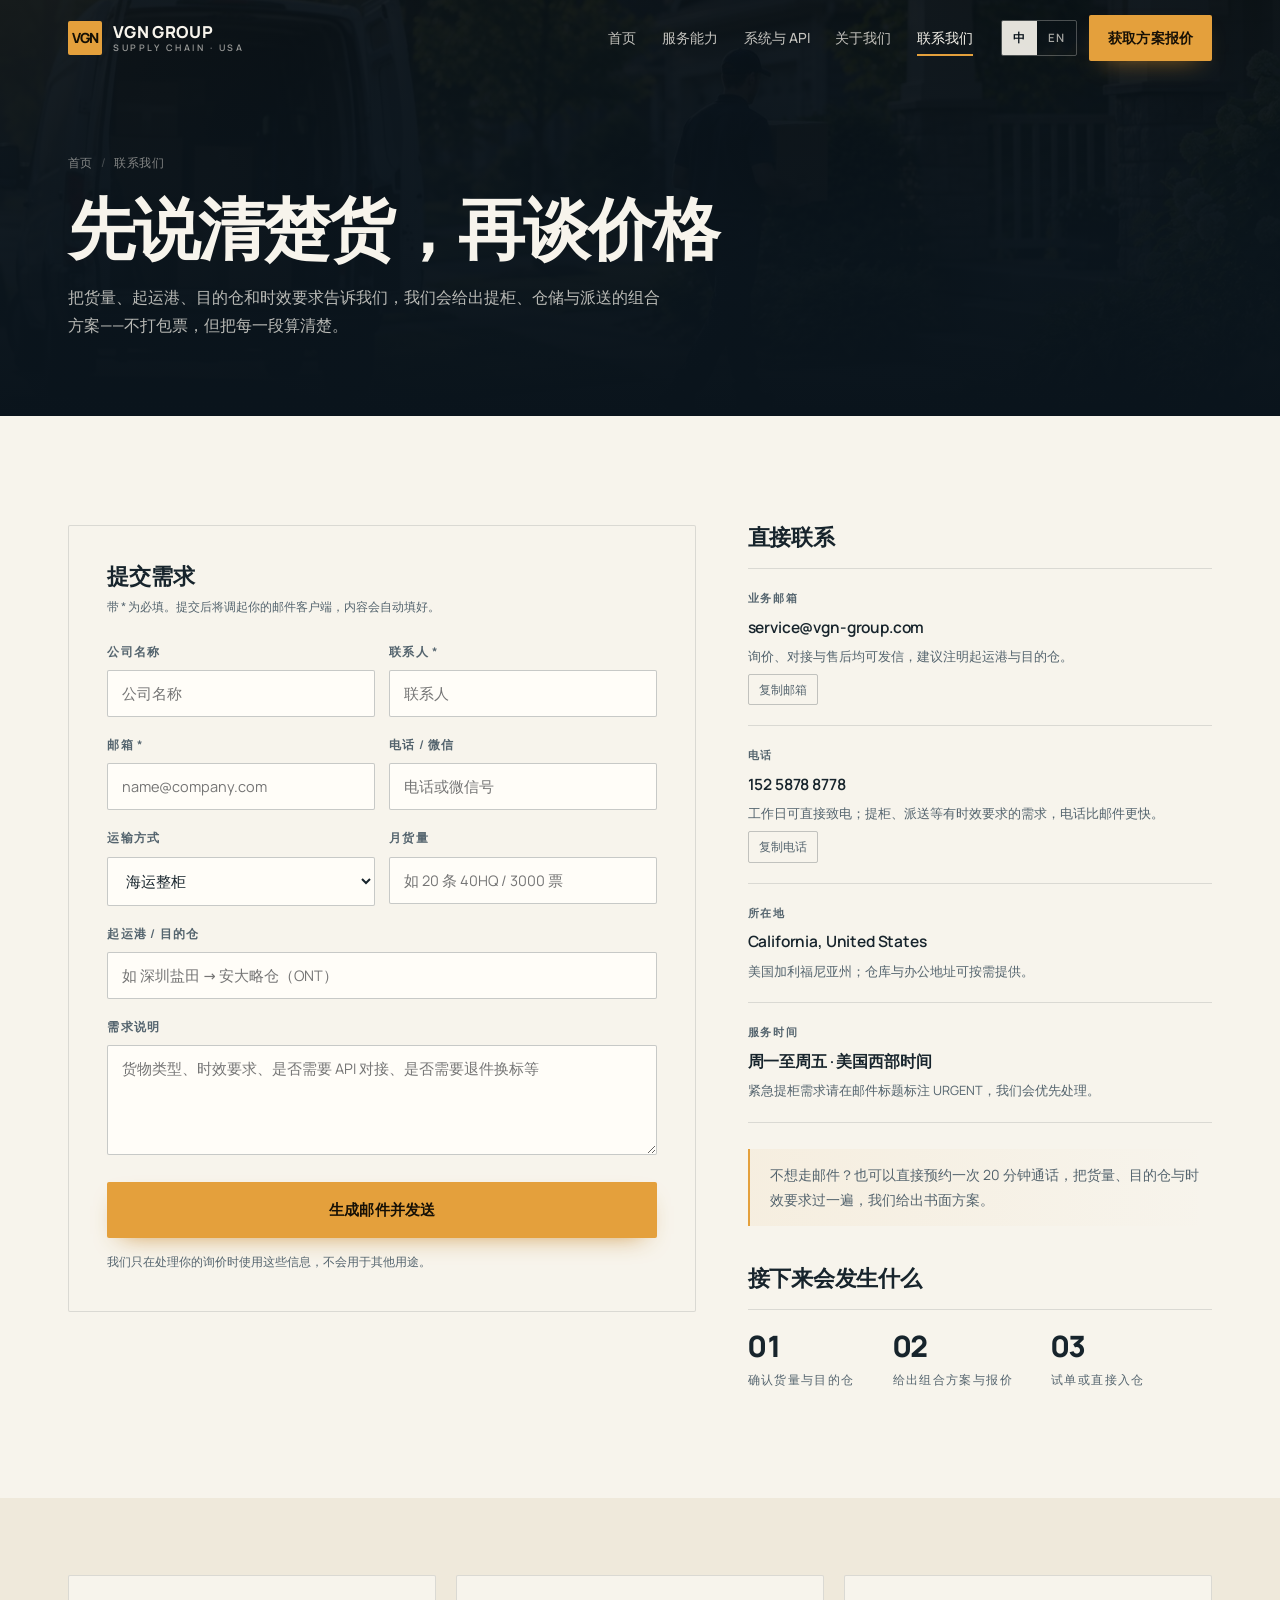
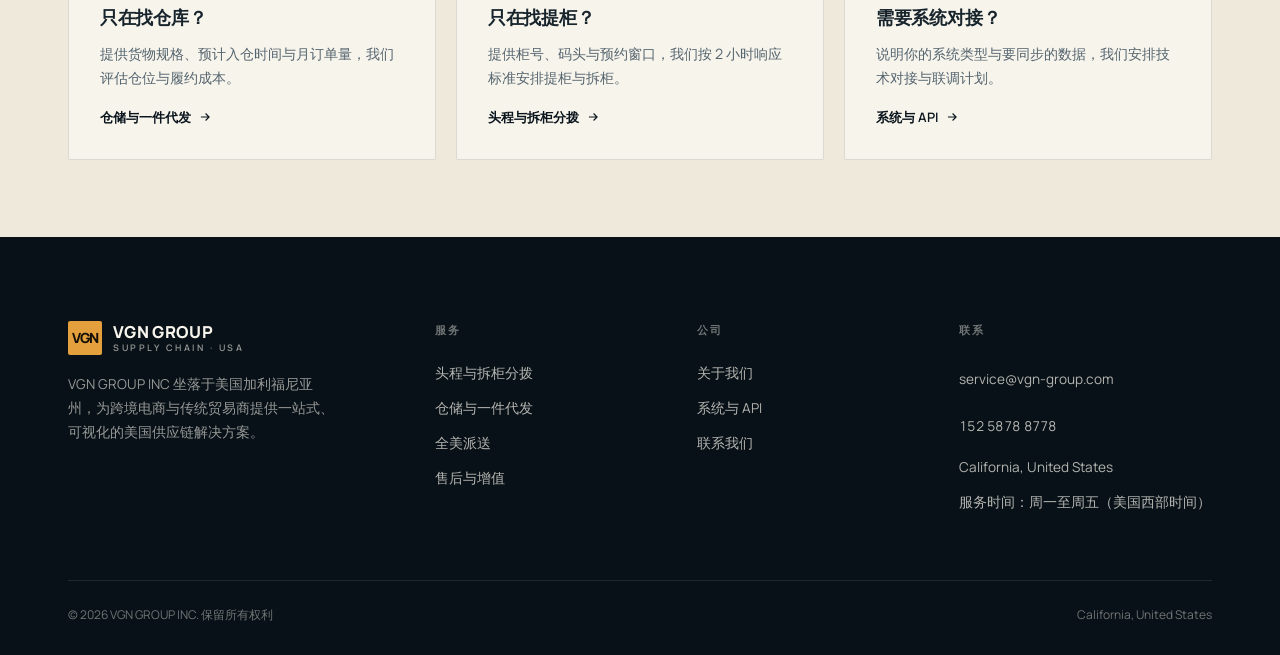
<file: contact.html>
<!DOCTYPE html>
<html lang="zh-CN">
<head>
<meta charset="utf-8">
<meta name="viewport" content="width=device-width, initial-scale=1">
<title>联系我们 — 获取美国头程、仓储与派送方案 | VGN GROUP INC</title>
<meta name="description" content="联系 VGN GROUP INC：告诉我们货量、起运港与目的仓，获取提柜、仓储与派送组合方案与报价。加州团队对接，支持邮件与 API 对接咨询。">
<meta property="og:type" content="website">
<meta property="og:title" content="联系 VGN GROUP INC">
<meta property="og:description" content="提交货量与目的仓信息，获取美国段组合方案与报价。">
<meta property="og:image" content="assets/img/lastmile.jpg">
<link rel="icon" href="assets/favicon.svg" type="image/svg+xml">
<link rel="stylesheet" href="assets/css/style.css">
</head>
<body data-title-key="meta.title.contact" data-desc-key="meta.desc.contact">

<header class="site-header">
  <div class="container header-inner">
    <a class="brand" href="index.html" aria-label="VGN GROUP INC">
      <span class="brand-mark">VGN</span>
      <span class="brand-text">
        <span class="brand-name">VGN GROUP</span>
        <span class="brand-sub">SUPPLY CHAIN · USA</span>
      </span>
    </a>
    <nav class="nav" id="primaryNav">
      <a href="index.html" data-t="nav.home">首页</a>
      <a href="services.html" data-t="nav.services">服务能力</a>
      <a href="technology.html" data-t="nav.tech">系统与 API</a>
      <a href="about.html" data-t="nav.about">关于我们</a>
      <a href="contact.html" aria-current="page" data-t="nav.contact">联系我们</a>
    </nav>
    <div class="header-actions">
      <div class="lang-switch" role="group" aria-label="Language">
        <button type="button" data-lang="zh" aria-pressed="true">中</button>
        <button type="button" data-lang="en" aria-pressed="false">EN</button>
      </div>
      <a class="btn btn--primary btn--sm" href="#quoteForm" data-t="nav.cta">获取方案报价</a>
      <button class="nav-toggle" type="button" aria-label="Menu" aria-expanded="false" aria-controls="primaryNav">
        <span></span><span></span><span></span>
      </button>
    </div>
  </div>
</header>

<main>
  <section class="page-hero">
    <div class="page-hero-bg"><img src="assets/img/lastmile.jpg" alt="末端派送交付" width="1536" height="1024"></div>
    <div class="container">
      <div class="crumbs"><a href="index.html" data-t="nav.home">首页</a><span data-t="nav.contact">联系我们</span></div>
      <h1 class="h1" data-t="cp.title">先说清楚货，再谈价格</h1>
      <p class="lead" data-t="cp.lead">把货量、起运港、目的仓和时效要求告诉我们，我们会给出提柜、仓储与派送的组合方案——不打包票，但把每一段算清楚。</p>
    </div>
  </section>

  <section class="section">
    <div class="container form-wrap">
      <div class="form-card" data-reveal>
        <h2 class="h3" data-t="cf.title">提交需求</h2>
        <p class="form-note" style="margin-top:8px;margin-bottom:24px" data-t="cf.sub">带 * 为必填。提交后将调起你的邮件客户端，内容会自动填好。</p>
        <form id="quoteForm" data-mailto="service@vgn-group.com" novalidate>
          <div class="field-row">
            <div class="field">
              <label for="f-company" data-t="cf.company">公司名称</label>
              <input id="f-company" name="company" type="text" autocomplete="organization" data-tp="cf.company" placeholder="公司名称">
            </div>
            <div class="field">
              <label for="f-name" data-t="cf.name">联系人 *</label>
              <input id="f-name" name="name" type="text" required autocomplete="name" data-tp="cf.name" placeholder="联系人">
            </div>
          </div>
          <div class="field-row">
            <div class="field">
              <label for="f-email" data-t="cf.email">邮箱 *</label>
              <input id="f-email" name="email" type="email" required autocomplete="email" data-tp="cf.email" placeholder="name@company.com">
            </div>
            <div class="field">
              <label for="f-phone" data-t="cf.phone">电话 / 微信</label>
              <input id="f-phone" name="phone" type="text" data-tp="cf.phone" placeholder="电话或微信号">
            </div>
          </div>
          <div class="field-row">
            <div class="field">
              <label for="f-freight" data-t="cf.freight">运输方式</label>
              <select id="f-freight" name="freight">
                <option value="海运整柜" data-t="cf.o1">海运整柜</option>
                <option value="海运拼箱" data-t="cf.o2">海运拼箱</option>
                <option value="空运" data-t="cf.o3">空运</option>
                <option value="快递" data-t="cf.o4">快递</option>
                <option value="仓储履约 / 一件代发" data-t="cf.o5">仓储履约 / 一件代发</option>
                <option value="退件换标" data-t="cf.o6">退件换标</option>
                <option value="其他" data-t="cf.o7">其他</option>
              </select>
            </div>
            <div class="field">
              <label for="f-volume" data-t="cf.volume">月货量</label>
              <input id="f-volume" name="volume" type="text" data-tp="cf.volume" placeholder="如 20 条 40HQ / 3000 票">
            </div>
          </div>
          <div class="field">
            <label for="f-route" data-t="cf.route">起运港 / 目的仓</label>
            <input id="f-route" name="route" type="text" data-tp="cf.route" placeholder="如 深圳盐田 → 安大略仓（ONT）">
          </div>
          <div class="field">
            <label for="f-msg" data-t="cf.msg">需求说明</label>
            <textarea id="f-msg" name="message" data-tp="cf.msg" placeholder="货物类型、时效要求、是否需要 API 对接、是否需要退件换标等"></textarea>
          </div>
          <button class="btn btn--primary btn--block" type="submit" data-t="cf.submit">生成邮件并发送</button>
          <div class="form-status" id="formStatus" role="status" aria-live="polite"></div>
          <textarea id="formOutput" hidden readonly aria-label="邮件内容" style="margin-top:14px;font-family:inherit;font-size:13px;color:var(--text-soft);border:1px solid var(--line);padding:12px;min-height:150px;background:#FFFDF8"></textarea>
          <button class="btn btn--outline btn--sm" type="button" id="copyFormBtn" hidden style="margin-top:10px" data-t="cf.copy">复制内容</button>
          <p class="form-note" data-t="cf.note">我们只在处理你的询价时使用这些信息，不会用于其他用途。</p>
        </form>
      </div>

      <aside id="reach" data-reveal="120">
        <h2 class="h3" data-t="reach.title">直接联系</h2>
        <div class="contact-list" style="margin-top:18px">
          <div class="contact-item">
            <span class="c-k" data-t="reach.email">业务邮箱</span>
            <span class="c-v"><a data-cfg="email" href="mailto:service@vgn-group.com">service@vgn-group.com</a></span>
            <span class="c-d" data-t="reach.emaild">询价、对接与售后均可发信，建议注明起运港与目的仓。</span>
            <button class="copy-btn" type="button" data-copy="service@vgn-group.com" data-t="reach.copy">复制邮箱</button>
          </div>
          <div class="contact-item" data-cfg-block="phone" hidden>
            <span class="c-k" data-t="reach.phone">电话</span>
            <span class="c-v"><a data-cfg="phone" href="tel:+8615258788778">152 5878 8778</a></span>
            <span class="c-d" data-t="reach.phoned">工作日可直接致电；提柜、派送等有时效要求的需求，电话比邮件更快。</span>
            <button class="copy-btn" type="button" data-copy="152 5878 8778" data-t="reach.copyp">复制电话</button>
          </div>
          <div class="contact-item">
            <span class="c-k" data-t="reach.addr">所在地</span>
            <span class="c-v" data-cfg="address">California, United States</span>
            <span class="c-d" data-t="reach.addrd">美国加利福尼亚州；仓库与办公地址可按需提供。</span>
          </div>
          <div class="contact-item">
            <span class="c-k" data-t="reach.hours">服务时间</span>
            <span class="c-v" data-t="reach.hoursv">周一至周五 · 美国西部时间</span>
            <span class="c-d" data-t="reach.hoursd">紧急提柜需求请在邮件标题标注 URGENT，我们会优先处理。</span>
          </div>
        </div>

        <div class="split-note" style="margin-top:26px" data-t="reach.note">
          不想走邮件？也可以直接预约一次 20 分钟通话，把货量、目的仓与时效要求过一遍，我们给出书面方案。
        </div>

        <h2 class="h3" style="margin-top:40px" data-t="steps.title">接下来会发生什么</h2>
        <div class="metric-row" style="margin-top:18px">
          <div class="metric"><b>01</b><span data-t="steps.1">确认货量与目的仓</span></div>
          <div class="metric"><b>02</b><span data-t="steps.2">给出组合方案与报价</span></div>
          <div class="metric"><b>03</b><span data-t="steps.3">试单或直接入仓</span></div>
        </div>
      </aside>
    </div>
  </section>

  <section class="section section--paper2 section--tight">
    <div class="container">
      <div class="grid grid-3">
        <div class="card" data-reveal="0">
          <h3 data-t="cq.1.t">只在找仓库？</h3>
          <p data-t="cq.1.d">提供货物规格、预计入仓时间与月订单量，我们评估仓位与履约成本。</p>
          <a class="card-link" href="services.html#fulfillment"><span data-t="cq.1.l">仓储与一件代发</span><svg viewBox="0 0 24 24" fill="none" stroke="currentColor" stroke-width="2"><path d="M5 12h14M13 6l6 6-6 6"/></svg></a>
        </div>
        <div class="card" data-reveal="80">
          <h3 data-t="cq.2.t">只在找提柜？</h3>
          <p data-t="cq.2.d">提供柜号、码头与预约窗口，我们按 2 小时响应标准安排提柜与拆柜。</p>
          <a class="card-link" href="services.html#first-mile"><span data-t="cq.2.l">头程与拆柜分拨</span><svg viewBox="0 0 24 24" fill="none" stroke="currentColor" stroke-width="2"><path d="M5 12h14M13 6l6 6-6 6"/></svg></a>
        </div>
        <div class="card" data-reveal="160">
          <h3 data-t="cq.3.t">需要系统对接？</h3>
          <p data-t="cq.3.d">说明你的系统类型与要同步的数据，我们安排技术对接与联调计划。</p>
          <a class="card-link" href="technology.html"><span data-t="cq.3.l">系统与 API</span><svg viewBox="0 0 24 24" fill="none" stroke="currentColor" stroke-width="2"><path d="M5 12h14M13 6l6 6-6 6"/></svg></a>
        </div>
      </div>
    </div>
  </section>
</main>

<footer class="site-footer">
  <div class="container">
    <div class="footer-top">
      <div class="footer-brand">
        <a class="brand" href="index.html">
          <span class="brand-mark">VGN</span>
          <span class="brand-text">
            <span class="brand-name">VGN GROUP</span>
            <span class="brand-sub">SUPPLY CHAIN · USA</span>
          </span>
        </a>
        <p data-t="ft.about">VGN GROUP INC 坐落于美国加利福尼亚州，为跨境电商与传统贸易商提供一站式、可视化的美国供应链解决方案。</p>
      </div>
      <div class="footer-col">
        <h5 data-t="ft.services">服务</h5>
        <a href="services.html#first-mile" data-t="ft.s1">头程与拆柜分拨</a>
        <a href="services.html#fulfillment" data-t="ft.s2">仓储与一件代发</a>
        <a href="services.html#delivery" data-t="ft.s3">全美派送</a>
        <a href="services.html#after-sales" data-t="ft.s4">售后与增值</a>
      </div>
      <div class="footer-col">
        <h5 data-t="ft.company">公司</h5>
        <a href="about.html" data-t="nav.about">关于我们</a>
        <a href="technology.html" data-t="nav.tech">系统与 API</a>
        <a href="contact.html" data-t="nav.contact">联系我们</a>
      </div>
      <div class="footer-col">
        <h5 data-t="ft.contact">联系</h5>
        <li><a data-cfg="email" href="mailto:service@vgn-group.com">service@vgn-group.com</a></li>
        <li data-cfg-block="phone" hidden><a data-cfg="phone" href="tel:+8615258788778">152 5878 8778</a></li>
        <li><span data-cfg="address">California, United States</span></li>
        <li><span data-t="ft.hours">服务时间：周一至周五（美国西部时间）</span></li>
      </div>
    </div>
    <div class="footer-bottom">
      <span>© <span class="yr">2026</span> VGN GROUP INC. <span data-t="ft.rights">保留所有权利</span></span>
      <span data-t="ft.addr">California, United States</span>
    </div>
  </div>
</footer>

<button class="to-top" type="button" aria-label="Back to top">
  <svg viewBox="0 0 24 24" fill="none" stroke="currentColor" stroke-width="2"><path d="M12 19V5M6 11l6-6 6 6"/></svg>
</button>

<script src="assets/js/config.js"></script>
<script src="assets/js/i18n.en.js"></script>
<script src="assets/js/main.js"></script>
<script>document.querySelectorAll('.yr').forEach(function(e){e.textContent=new Date().getFullYear();});</script>
</body>
</html>
</file>
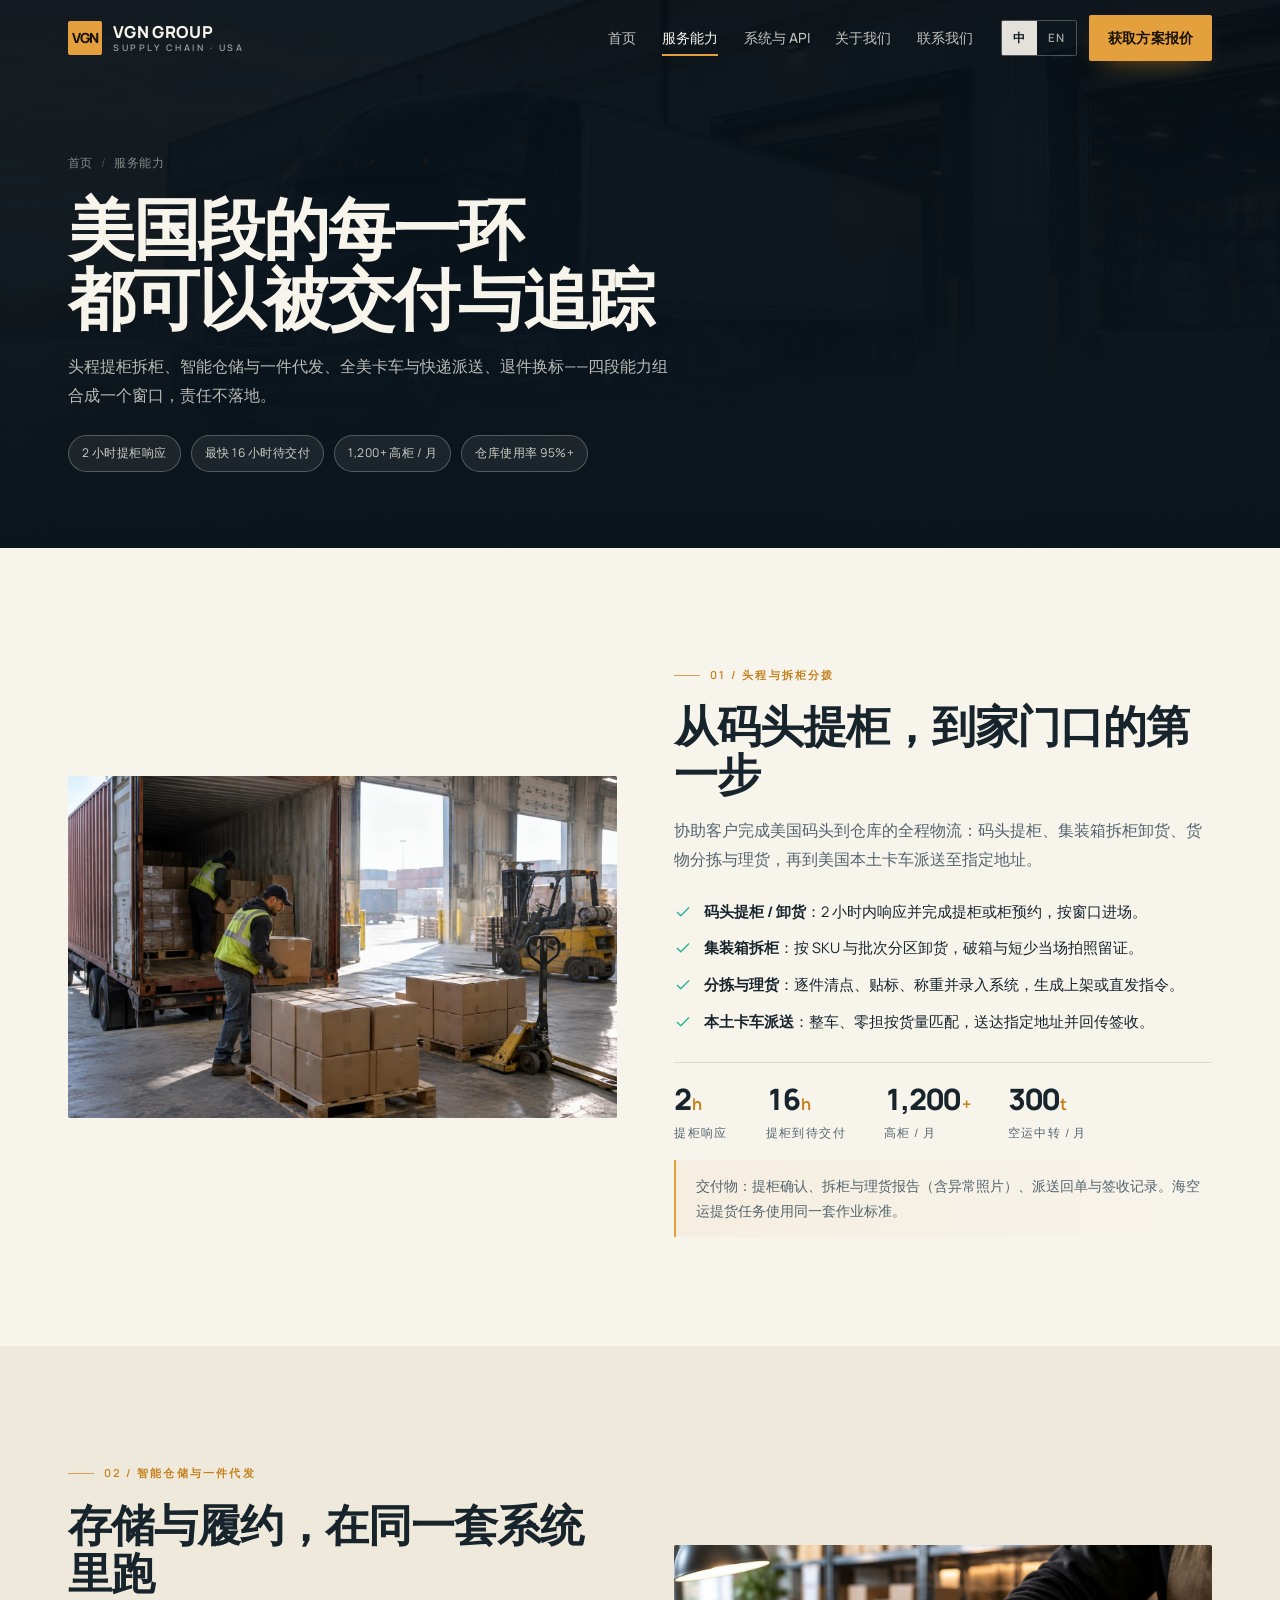
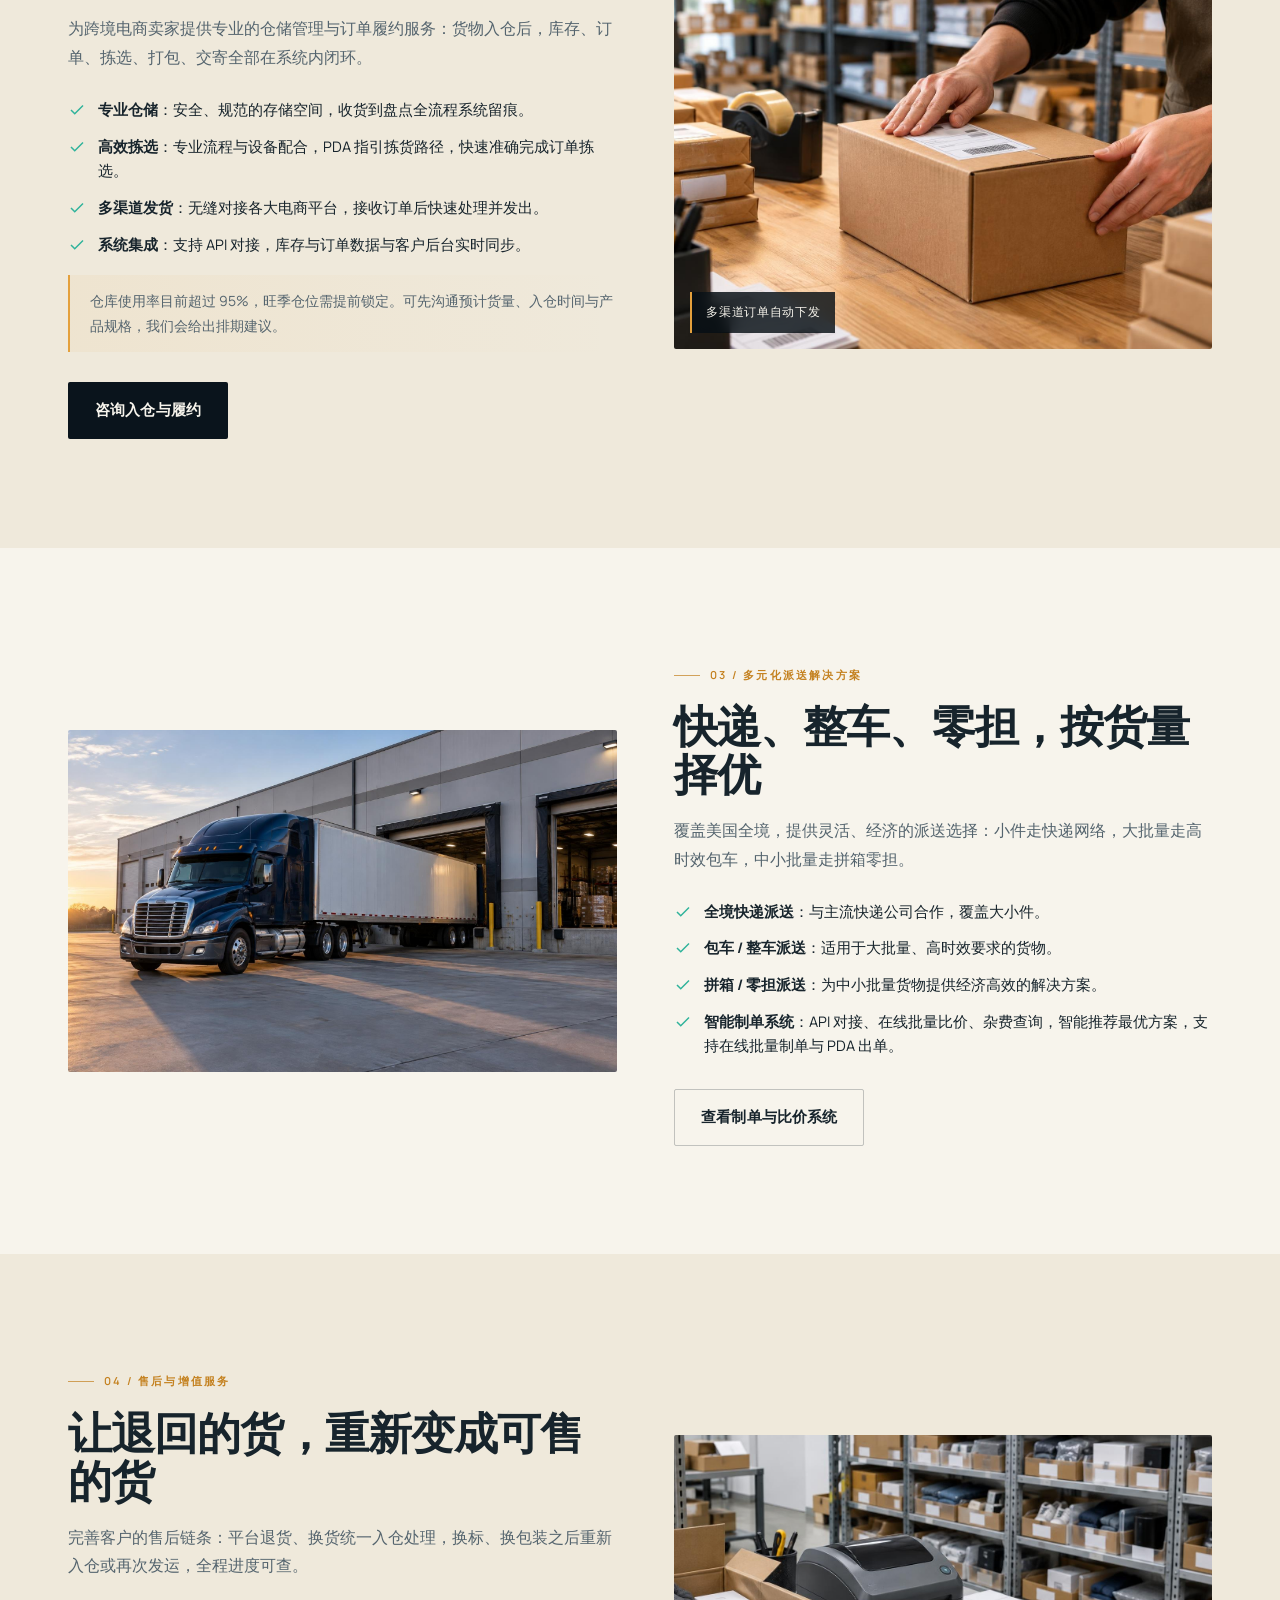
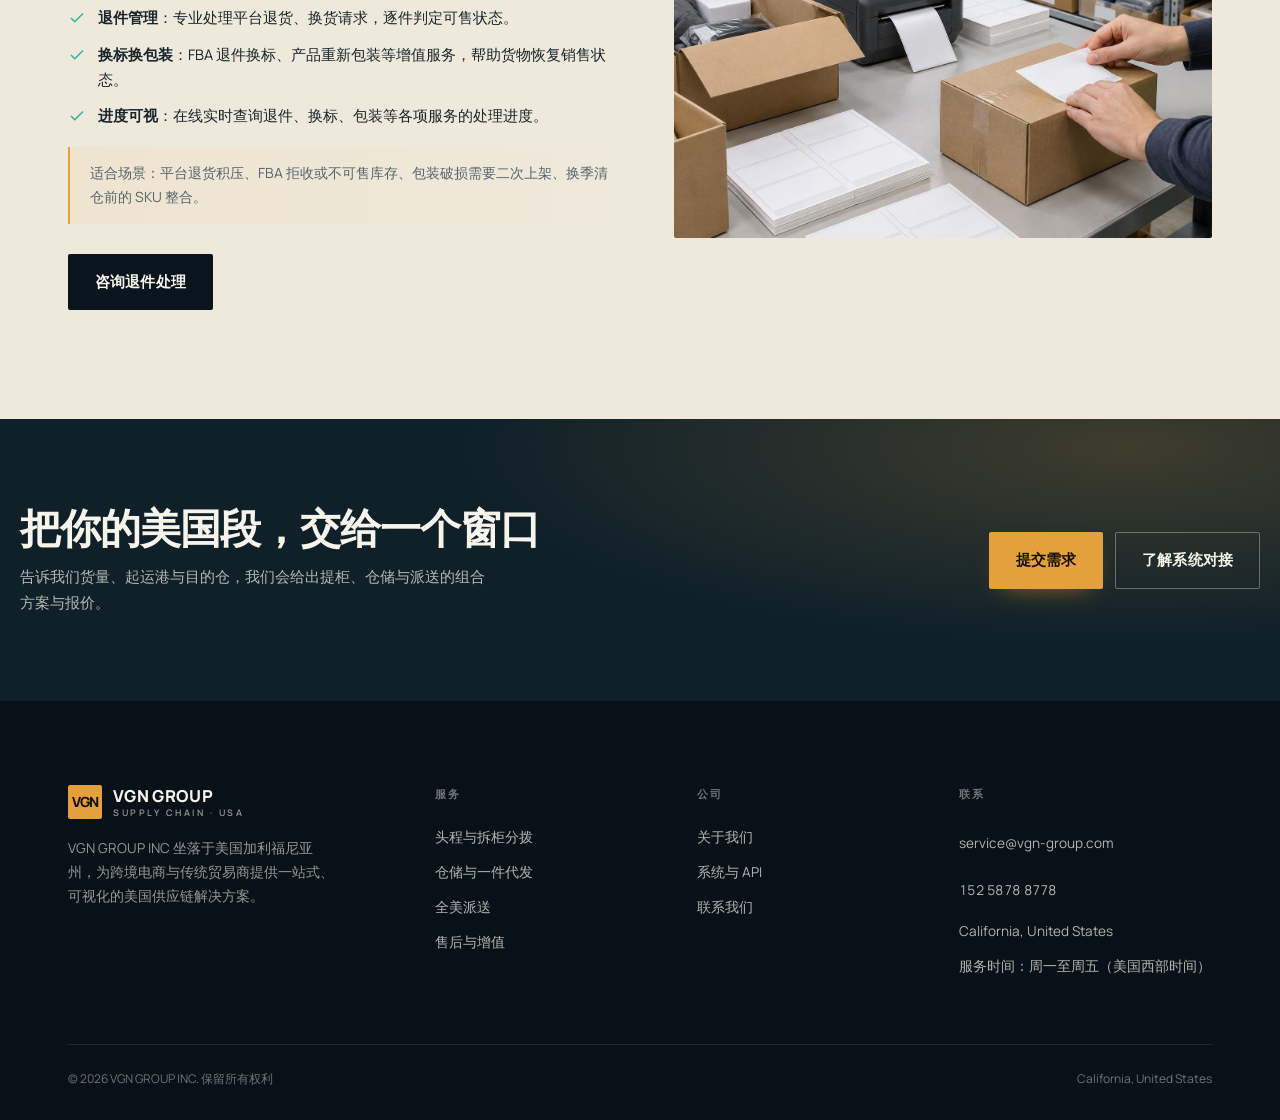
<file: services.html>
<!DOCTYPE html>
<html lang="zh-CN">
<head>
<meta charset="utf-8">
<meta name="viewport" content="width=device-width, initial-scale=1">
<title>服务能力 — 头程拆柜 · 仓储一件代发 · 全美派送 · 售后增值 | VGN GROUP INC</title>
<meta name="description" content="VGN GROUP INC 美国段服务：码头提柜与拆柜分拨、智能仓储与一件代发、全美快递与卡车派送、退件换标等售后增值，全链路可视化。">
<meta property="og:type" content="website">
<meta property="og:title" content="VGN GROUP INC 服务能力">
<meta property="og:description" content="从码头提柜到退件换标，美国段每一环都可交付、可追踪。">
<meta property="og:image" content="assets/img/trucking.jpg">
<link rel="icon" href="assets/favicon.svg" type="image/svg+xml">
<link rel="stylesheet" href="assets/css/style.css">
</head>
<body data-title-key="meta.title.services" data-desc-key="meta.desc.services">

<header class="site-header is-solid">
  <div class="container header-inner">
    <a class="brand" href="index.html" aria-label="VGN GROUP INC">
      <span class="brand-mark">VGN</span>
      <span class="brand-text">
        <span class="brand-name">VGN GROUP</span>
        <span class="brand-sub">SUPPLY CHAIN · USA</span>
      </span>
    </a>
    <nav class="nav" id="primaryNav">
      <a href="index.html" data-t="nav.home">首页</a>
      <a href="services.html" aria-current="page" data-t="nav.services">服务能力</a>
      <a href="technology.html" data-t="nav.tech">系统与 API</a>
      <a href="about.html" data-t="nav.about">关于我们</a>
      <a href="contact.html" data-t="nav.contact">联系我们</a>
    </nav>
    <div class="header-actions">
      <div class="lang-switch" role="group" aria-label="Language">
        <button type="button" data-lang="zh" aria-pressed="true">中</button>
        <button type="button" data-lang="en" aria-pressed="false">EN</button>
      </div>
      <a class="btn btn--primary btn--sm" href="contact.html" data-t="nav.cta">获取方案报价</a>
      <button class="nav-toggle" type="button" aria-label="Menu" aria-expanded="false" aria-controls="primaryNav">
        <span></span><span></span><span></span>
      </button>
    </div>
  </div>
</header>

<main>
  <section class="page-hero">
    <div class="page-hero-bg"><img src="assets/img/trucking.jpg" alt="卡车停靠月台" width="2048" height="1152"></div>
    <div class="container">
      <div class="crumbs"><a href="index.html" data-t="nav.home">首页</a><span data-t="nav.services">服务能力</span></div>
      <h1 class="h1" data-t="sp.title">美国段的每一环<br>都可以被交付与追踪</h1>
      <p class="lead" data-t="sp.lead">头程提柜拆柜、智能仓储与一件代发、全美卡车与快递派送、退件换标——四段能力组合成一个窗口，责任不落地。</p>
      <div class="pill-row">
        <span class="pill" data-t="sp.p1">2 小时提柜响应</span>
        <span class="pill" data-t="sp.p2">最快 16 小时待交付</span>
        <span class="pill" data-t="sp.p3">1,200+ 高柜 / 月</span>
        <span class="pill" data-t="sp.p4">仓库使用率 95%+</span>
      </div>
    </div>
  </section>

  <!-- 01 头程 -->
  <section class="section" id="first-mile">
    <div class="container split">
      <div class="split-media split-media--wide" data-reveal>
        <img src="assets/img/devanning.jpg" alt="集装箱拆柜卸货作业" width="1536" height="1024">
      </div>
      <div class="split-body" data-reveal="120">
        <span class="eyebrow" data-t="s1.eyebrow">01 / 头程与拆柜分拨</span>
        <h2 class="h2" data-t="s1.title">从码头提柜，到家门口的第一步</h2>
        <p class="lead" data-t="s1.lead">协助客户完成美国码头到仓库的全程物流：码头提柜、集装箱拆柜卸货、货物分拣与理货，再到美国本土卡车派送至指定地址。</p>
        <ul class="check-list">
          <li><svg viewBox="0 0 24 24" fill="none" stroke="currentColor" stroke-width="2"><path d="M20 6 9 17l-5-5"/></svg><span data-t="s1.l1"><strong>码头提柜 / 卸货</strong>：2 小时内响应并完成提柜或柜预约，按窗口进场。</span></li>
          <li><svg viewBox="0 0 24 24" fill="none" stroke="currentColor" stroke-width="2"><path d="M20 6 9 17l-5-5"/></svg><span data-t="s1.l2"><strong>集装箱拆柜</strong>：按 SKU 与批次分区卸货，破箱与短少当场拍照留证。</span></li>
          <li><svg viewBox="0 0 24 24" fill="none" stroke="currentColor" stroke-width="2"><path d="M20 6 9 17l-5-5"/></svg><span data-t="s1.l3"><strong>分拣与理货</strong>：逐件清点、贴标、称重并录入系统，生成上架或直发指令。</span></li>
          <li><svg viewBox="0 0 24 24" fill="none" stroke="currentColor" stroke-width="2"><path d="M20 6 9 17l-5-5"/></svg><span data-t="s1.l4"><strong>本土卡车派送</strong>：整车、零担按货量匹配，送达指定地址并回传签收。</span></li>
        </ul>
        <div class="metric-row">
          <div class="metric"><b>2<i>h</i></b><span data-t="s1.m1">提柜响应</span></div>
          <div class="metric"><b>16<i>h</i></b><span data-t="s1.m2">提柜到待交付</span></div>
          <div class="metric"><b>1,200<i>+</i></b><span data-t="s1.m3">高柜 / 月</span></div>
          <div class="metric"><b>300<i>t</i></b><span data-t="s1.m4">空运中转 / 月</span></div>
        </div>
        <p class="split-note" data-t="s1.note">交付物：提柜确认、拆柜与理货报告（含异常照片）、派送回单与签收记录。海空运提货任务使用同一套作业标准。</p>
      </div>
    </div>
  </section>

  <!-- 02 仓储 -->
  <section class="section section--paper2" id="fulfillment">
    <div class="container split split--rev">
      <div class="split-media" data-reveal>
        <img src="assets/img/fulfillment.jpg" alt="打包台与订单拣选" width="1536" height="1024" loading="lazy">
        <span class="split-media-badge" data-t="s2.badge">多渠道订单自动下发</span>
      </div>
      <div class="split-body" data-reveal="120">
        <span class="eyebrow" data-t="s2.eyebrow">02 / 智能仓储与一件代发</span>
        <h2 class="h2" data-t="s2.title">存储与履约，在同一套系统里跑</h2>
        <p class="lead" data-t="s2.lead">为跨境电商卖家提供专业的仓储管理与订单履约服务：货物入仓后，库存、订单、拣选、打包、交寄全部在系统内闭环。</p>
        <ul class="check-list">
          <li><svg viewBox="0 0 24 24" fill="none" stroke="currentColor" stroke-width="2"><path d="M20 6 9 17l-5-5"/></svg><span data-t="s2.l1"><strong>专业仓储</strong>：安全、规范的存储空间，收货到盘点全流程系统留痕。</span></li>
          <li><svg viewBox="0 0 24 24" fill="none" stroke="currentColor" stroke-width="2"><path d="M20 6 9 17l-5-5"/></svg><span data-t="s2.l2"><strong>高效拣选</strong>：专业流程与设备配合，PDA 指引拣货路径，快速准确完成订单拣选。</span></li>
          <li><svg viewBox="0 0 24 24" fill="none" stroke="currentColor" stroke-width="2"><path d="M20 6 9 17l-5-5"/></svg><span data-t="s2.l3"><strong>多渠道发货</strong>：无缝对接各大电商平台，接收订单后快速处理并发出。</span></li>
          <li><svg viewBox="0 0 24 24" fill="none" stroke="currentColor" stroke-width="2"><path d="M20 6 9 17l-5-5"/></svg><span data-t="s2.l4"><strong>系统集成</strong>：支持 API 对接，库存与订单数据与客户后台实时同步。</span></li>
        </ul>
        <p class="split-note" data-t="s2.note">仓库使用率目前超过 95%，旺季仓位需提前锁定。可先沟通预计货量、入仓时间与产品规格，我们会给出排期建议。</p>
        <div class="split-foot">
          <a class="btn btn--dark" href="contact.html" data-t="s2.cta">咨询入仓与履约</a>
        </div>
      </div>
    </div>
  </section>

  <!-- 03 派送 -->
  <section class="section" id="delivery">
    <div class="container split">
      <div class="split-media split-media--wide" data-reveal>
        <img src="assets/img/trucking.jpg" alt="卡车与月台装卸" width="2048" height="1152" loading="lazy">
      </div>
      <div class="split-body" data-reveal="120">
        <span class="eyebrow" data-t="s3.eyebrow">03 / 多元化派送解决方案</span>
        <h2 class="h2" data-t="s3.title">快递、整车、零担，按货量择优</h2>
        <p class="lead" data-t="s3.lead">覆盖美国全境，提供灵活、经济的派送选择：小件走快递网络，大批量走高时效包车，中小批量走拼箱零担。</p>
        <ul class="check-list">
          <li><svg viewBox="0 0 24 24" fill="none" stroke="currentColor" stroke-width="2"><path d="M20 6 9 17l-5-5"/></svg><span data-t="s3.l1"><strong>全境快递派送</strong>：与主流快递公司合作，覆盖大小件。</span></li>
          <li><svg viewBox="0 0 24 24" fill="none" stroke="currentColor" stroke-width="2"><path d="M20 6 9 17l-5-5"/></svg><span data-t="s3.l2"><strong>包车 / 整车派送</strong>：适用于大批量、高时效要求的货物。</span></li>
          <li><svg viewBox="0 0 24 24" fill="none" stroke="currentColor" stroke-width="2"><path d="M20 6 9 17l-5-5"/></svg><span data-t="s3.l3"><strong>拼箱 / 零担派送</strong>：为中小批量货物提供经济高效的解决方案。</span></li>
          <li><svg viewBox="0 0 24 24" fill="none" stroke="currentColor" stroke-width="2"><path d="M20 6 9 17l-5-5"/></svg><span data-t="s3.l4"><strong>智能制单系统</strong>：API 对接、在线批量比价、杂费查询，智能推荐最优方案，支持在线批量制单与 PDA 出单。</span></li>
        </ul>
        <div class="split-foot">
          <a class="btn btn--outline" href="technology.html" data-t="s3.cta">查看制单与比价系统</a>
        </div>
      </div>
    </div>
  </section>

  <!-- 04 售后 -->
  <section class="section section--paper2" id="after-sales">
    <div class="container split split--rev">
      <div class="split-media" data-reveal>
        <img src="assets/img/returns.jpg" alt="退件与换标工位" width="1536" height="1024" loading="lazy">
      </div>
      <div class="split-body" data-reveal="120">
        <span class="eyebrow" data-t="s4.eyebrow">04 / 售后与增值服务</span>
        <h2 class="h2" data-t="s4.title">让退回的货，重新变成可售的货</h2>
        <p class="lead" data-t="s4.lead">完善客户的售后链条：平台退货、换货统一入仓处理，换标、换包装之后重新入仓或再次发运，全程进度可查。</p>
        <ul class="check-list">
          <li><svg viewBox="0 0 24 24" fill="none" stroke="currentColor" stroke-width="2"><path d="M20 6 9 17l-5-5"/></svg><span data-t="s4.l1"><strong>退件管理</strong>：专业处理平台退货、换货请求，逐件判定可售状态。</span></li>
          <li><svg viewBox="0 0 24 24" fill="none" stroke="currentColor" stroke-width="2"><path d="M20 6 9 17l-5-5"/></svg><span data-t="s4.l2"><strong>换标换包装</strong>：FBA 退件换标、产品重新包装等增值服务，帮助货物恢复销售状态。</span></li>
          <li><svg viewBox="0 0 24 24" fill="none" stroke="currentColor" stroke-width="2"><path d="M20 6 9 17l-5-5"/></svg><span data-t="s4.l3"><strong>进度可视</strong>：在线实时查询退件、换标、包装等各项服务的处理进度。</span></li>
        </ul>
        <p class="split-note" data-t="s4.note">适合场景：平台退货积压、FBA 拒收或不可售库存、包装破损需要二次上架、换季清仓前的 SKU 整合。</p>
        <div class="split-foot">
          <a class="btn btn--dark" href="contact.html" data-t="s4.cta">咨询退件处理</a>
        </div>
      </div>
    </div>
  </section>

  <section class="cta-band">
    <div class="container cta-inner">
      <div>
        <h2 class="h2" data-t="cta.title">把你的美国段，交给一个窗口</h2>
        <p data-t="cta.lead">告诉我们货量、起运港与目的仓，我们会给出提柜、仓储与派送的组合方案与报价。</p>
      </div>
      <div class="cta-actions">
        <a class="btn btn--primary" href="contact.html" data-t="cta.btn1">提交需求</a>
        <a class="btn btn--ghost" href="technology.html" data-t="cta.btn3">了解系统对接</a>
      </div>
    </div>
  </section>
</main>

<footer class="site-footer">
  <div class="container">
    <div class="footer-top">
      <div class="footer-brand">
        <a class="brand" href="index.html">
          <span class="brand-mark">VGN</span>
          <span class="brand-text">
            <span class="brand-name">VGN GROUP</span>
            <span class="brand-sub">SUPPLY CHAIN · USA</span>
          </span>
        </a>
        <p data-t="ft.about">VGN GROUP INC 坐落于美国加利福尼亚州，为跨境电商与传统贸易商提供一站式、可视化的美国供应链解决方案。</p>
      </div>
      <div class="footer-col">
        <h5 data-t="ft.services">服务</h5>
        <a href="services.html#first-mile" data-t="ft.s1">头程与拆柜分拨</a>
        <a href="services.html#fulfillment" data-t="ft.s2">仓储与一件代发</a>
        <a href="services.html#delivery" data-t="ft.s3">全美派送</a>
        <a href="services.html#after-sales" data-t="ft.s4">售后与增值</a>
      </div>
      <div class="footer-col">
        <h5 data-t="ft.company">公司</h5>
        <a href="about.html" data-t="nav.about">关于我们</a>
        <a href="technology.html" data-t="nav.tech">系统与 API</a>
        <a href="contact.html" data-t="nav.contact">联系我们</a>
      </div>
      <div class="footer-col">
        <h5 data-t="ft.contact">联系</h5>
        <li><a data-cfg="email" href="mailto:service@vgn-group.com">service@vgn-group.com</a></li>
        <li data-cfg-block="phone" hidden><a data-cfg="phone" href="tel:+8615258788778">152 5878 8778</a></li>
        <li><span data-cfg="address">California, United States</span></li>
        <li><span data-t="ft.hours">服务时间：周一至周五（美国西部时间）</span></li>
      </div>
    </div>
    <div class="footer-bottom">
      <span>© <span class="yr">2026</span> VGN GROUP INC. <span data-t="ft.rights">保留所有权利</span></span>
      <span data-t="ft.addr">California, United States</span>
    </div>
  </div>
</footer>

<button class="to-top" type="button" aria-label="Back to top">
  <svg viewBox="0 0 24 24" fill="none" stroke="currentColor" stroke-width="2"><path d="M12 19V5M6 11l6-6 6 6"/></svg>
</button>

<script src="assets/js/config.js"></script>
<script src="assets/js/i18n.en.js"></script>
<script src="assets/js/main.js"></script>
<script>document.querySelectorAll('.yr').forEach(function(e){e.textContent=new Date().getFullYear();});</script>
</body>
</html>
</file>
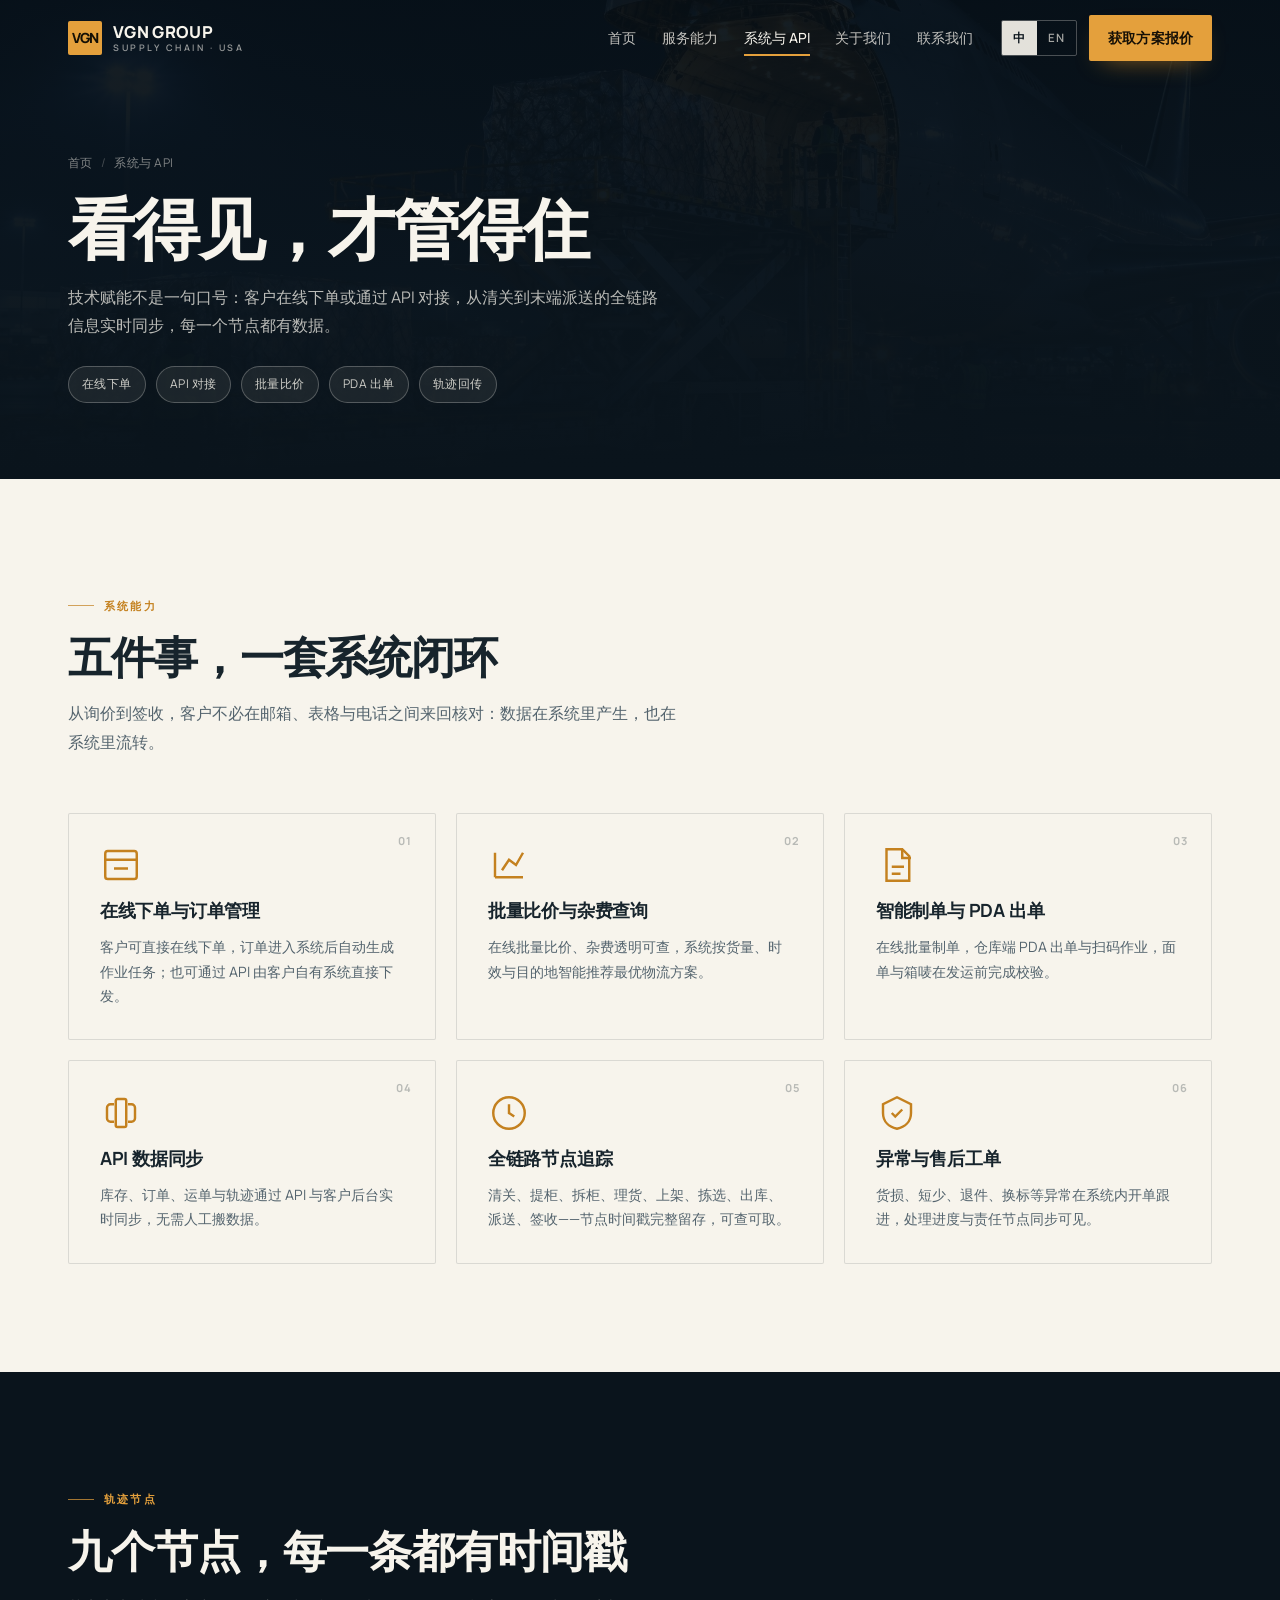
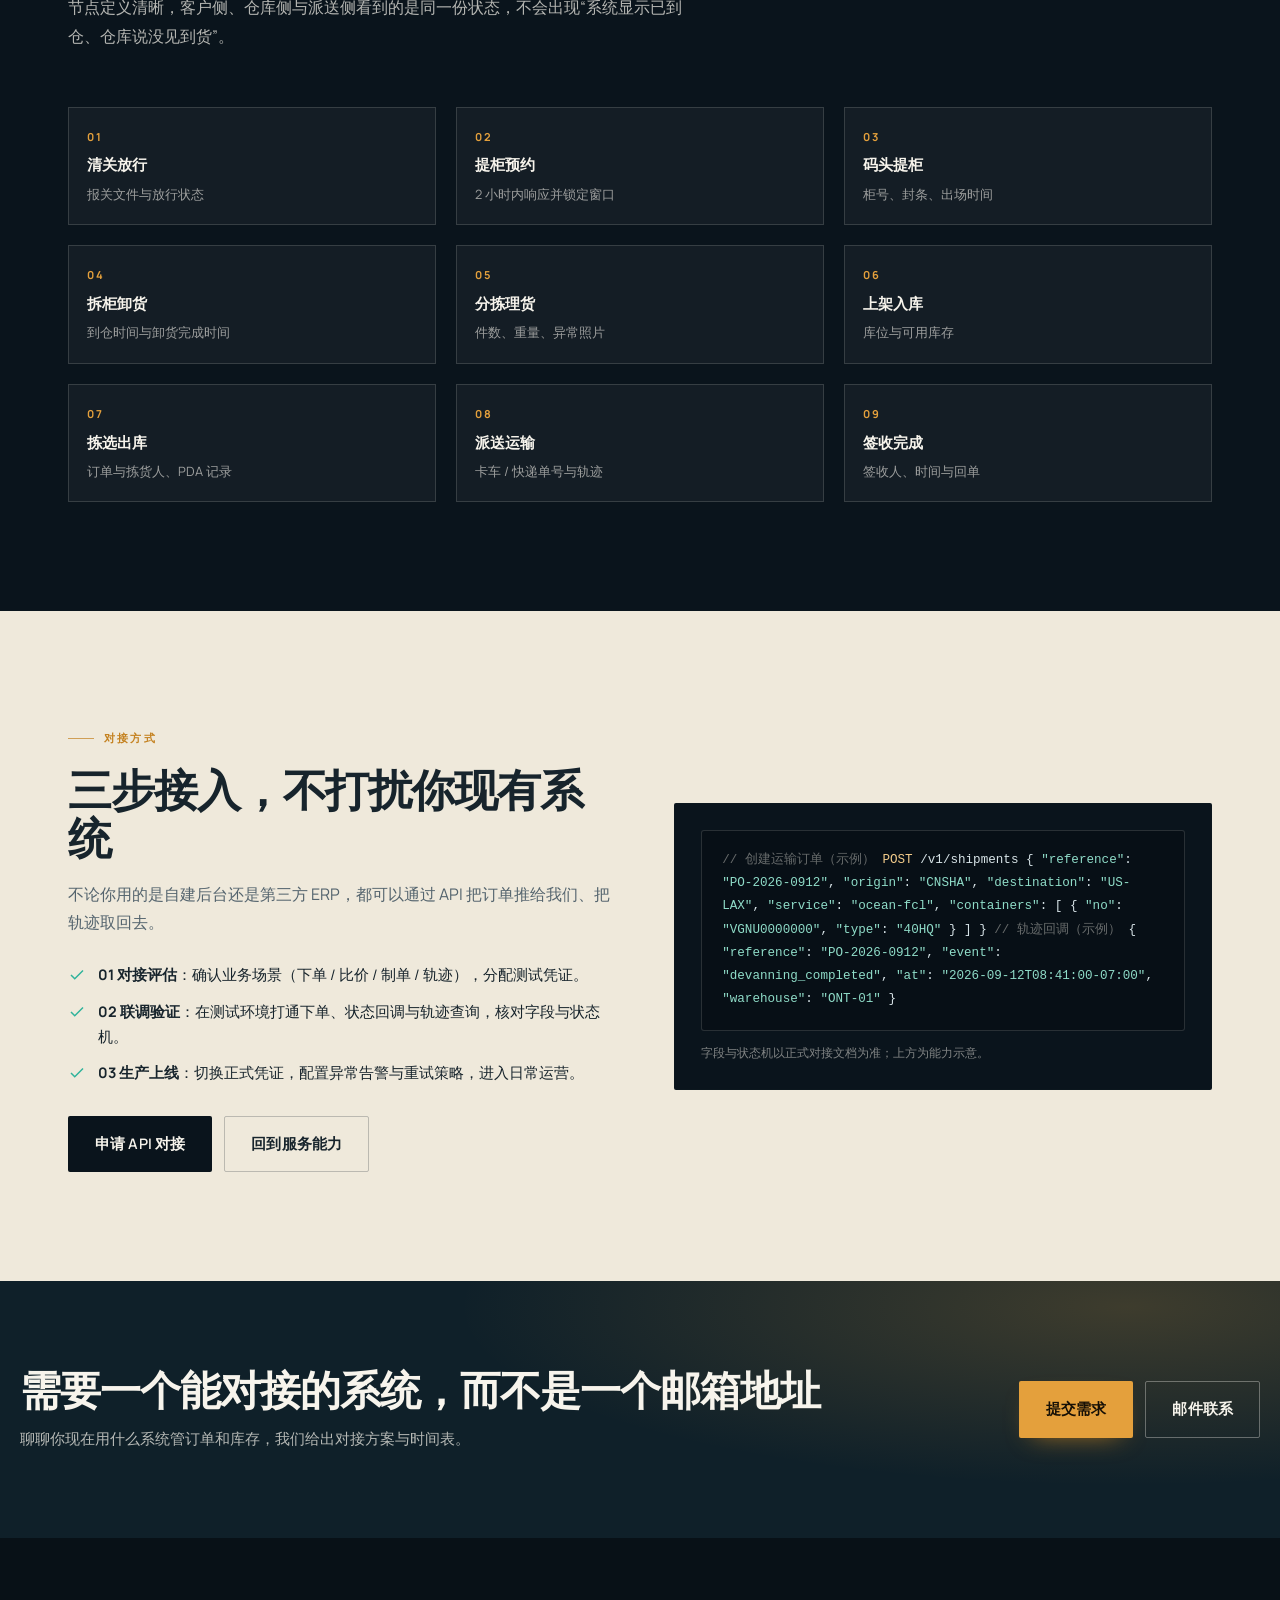
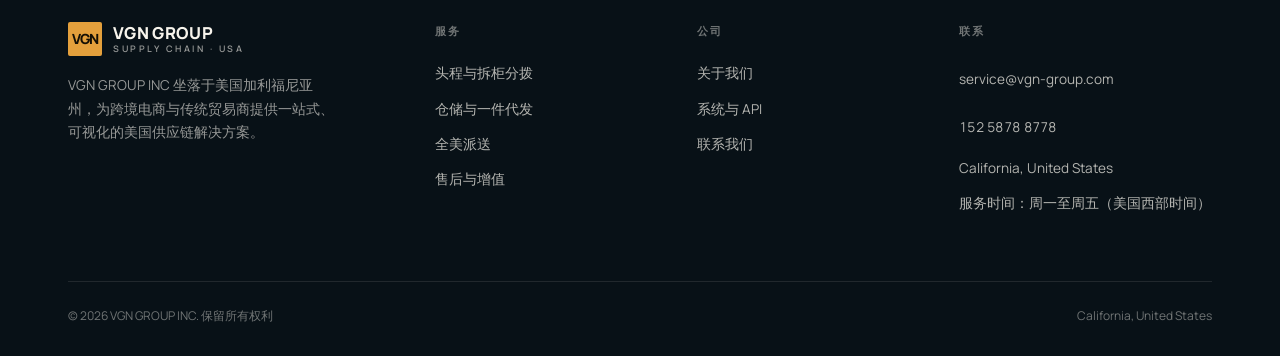
<file: technology.html>
<!DOCTYPE html>
<html lang="zh-CN">
<head>
<meta charset="utf-8">
<meta name="viewport" content="width=device-width, initial-scale=1">
<title>系统与 API — 在线下单 · 批量比价 · 智能制单 · 全链路追踪 | VGN GROUP INC</title>
<meta name="description" content="VGN 系统能力：在线下单与 API 对接、在线批量比价与杂费查询、智能制单与 PDA 出单、从清关到末端派送的全链路轨迹同步。">
<meta property="og:type" content="website">
<meta property="og:title" content="VGN 系统与 API 能力">
<meta property="og:description" content="订单、库存、运单轨迹与客户系统实时同步，支持在线下单与 API 双通道。">
<meta property="og:image" content="assets/img/air.jpg">
<link rel="icon" href="assets/favicon.svg" type="image/svg+xml">
<link rel="stylesheet" href="assets/css/style.css">
</head>
<body data-title-key="meta.title.tech" data-desc-key="meta.desc.tech">

<header class="site-header">
  <div class="container header-inner">
    <a class="brand" href="index.html" aria-label="VGN GROUP INC">
      <span class="brand-mark">VGN</span>
      <span class="brand-text">
        <span class="brand-name">VGN GROUP</span>
        <span class="brand-sub">SUPPLY CHAIN · USA</span>
      </span>
    </a>
    <nav class="nav" id="primaryNav">
      <a href="index.html" data-t="nav.home">首页</a>
      <a href="services.html" data-t="nav.services">服务能力</a>
      <a href="technology.html" aria-current="page" data-t="nav.tech">系统与 API</a>
      <a href="about.html" data-t="nav.about">关于我们</a>
      <a href="contact.html" data-t="nav.contact">联系我们</a>
    </nav>
    <div class="header-actions">
      <div class="lang-switch" role="group" aria-label="Language">
        <button type="button" data-lang="zh" aria-pressed="true">中</button>
        <button type="button" data-lang="en" aria-pressed="false">EN</button>
      </div>
      <a class="btn btn--primary btn--sm" href="contact.html" data-t="nav.cta">获取方案报价</a>
      <button class="nav-toggle" type="button" aria-label="Menu" aria-expanded="false" aria-controls="primaryNav">
        <span></span><span></span><span></span>
      </button>
    </div>
  </div>
</header>

<main>
  <section class="page-hero">
    <div class="page-hero-bg"><img src="assets/img/air.jpg" alt="空运货站装板作业" width="2048" height="1152"></div>
    <div class="container">
      <div class="crumbs"><a href="index.html" data-t="nav.home">首页</a><span data-t="nav.tech">系统与 API</span></div>
      <h1 class="h1" data-t="tp.title">看得见，才管得住</h1>
      <p class="lead" data-t="tp.lead">技术赋能不是一句口号：客户在线下单或通过 API 对接，从清关到末端派送的全链路信息实时同步，每一个节点都有数据。</p>
      <div class="pill-row">
        <span class="pill" data-t="tp.p1">在线下单</span>
        <span class="pill" data-t="tp.p2">API 对接</span>
        <span class="pill" data-t="tp.p3">批量比价</span>
        <span class="pill" data-t="tp.p4">PDA 出单</span>
        <span class="pill" data-t="tp.p5">轨迹回传</span>
      </div>
    </div>
  </section>

  <!-- 能力 -->
  <section class="section">
    <div class="container">
      <div class="section-head" data-reveal>
        <span class="eyebrow" data-t="tcap.eyebrow">系统能力</span>
        <h2 class="h2" data-t="tcap.title">五件事，一套系统闭环</h2>
        <p class="lead" data-t="tcap.lead">从询价到签收，客户不必在邮箱、表格与电话之间来回核对：数据在系统里产生，也在系统里流转。</p>
      </div>
      <div class="grid grid-3">
        <article class="card" data-reveal="0">
          <span class="card-index">01</span>
          <div class="card-ico"><svg viewBox="0 0 24 24" fill="none" stroke="currentColor" stroke-width="1.4"><rect x="3" y="4" width="18" height="16" rx="1.5"/><path d="M3 9h18M8 14h8"/></svg></div>
          <h3 data-t="tcap.1.t">在线下单与订单管理</h3>
          <p data-t="tcap.1.d">客户可直接在线下单，订单进入系统后自动生成作业任务；也可通过 API 由客户自有系统直接下发。</p>
        </article>
        <article class="card" data-reveal="80">
          <span class="card-index">02</span>
          <div class="card-ico"><svg viewBox="0 0 24 24" fill="none" stroke="currentColor" stroke-width="1.4"><path d="M4 19V5M4 19h16"/><path d="M8 15l4-6 4 3 4-7"/></svg></div>
          <h3 data-t="tcap.2.t">批量比价与杂费查询</h3>
          <p data-t="tcap.2.d">在线批量比价、杂费透明可查，系统按货量、时效与目的地智能推荐最优物流方案。</p>
        </article>
        <article class="card" data-reveal="160">
          <span class="card-index">03</span>
          <div class="card-ico"><svg viewBox="0 0 24 24" fill="none" stroke="currentColor" stroke-width="1.4"><path d="M6 3h9l4 4v14H6z"/><path d="M15 3v5h5"/><path d="M9 13h7M9 17h5"/></svg></div>
          <h3 data-t="tcap.3.t">智能制单与 PDA 出单</h3>
          <p data-t="tcap.3.d">在线批量制单，仓库端 PDA 出单与扫码作业，面单与箱唛在发运前完成校验。</p>
        </article>
        <article class="card" data-reveal="0">
          <span class="card-index">04</span>
          <div class="card-ico"><svg viewBox="0 0 24 24" fill="none" stroke="currentColor" stroke-width="1.4"><path d="M8 7H6a2 2 0 0 0-2 2v6a2 2 0 0 0 2 2h2"/><path d="M16 7h2a2 2 0 0 1 2 2v6a2 2 0 0 1-2 2h-2"/><rect x="9" y="4" width="6" height="16" rx="1"/></svg></div>
          <h3 data-t="tcap.4.t">API 数据同步</h3>
          <p data-t="tcap.4.d">库存、订单、运单与轨迹通过 API 与客户后台实时同步，无需人工搬数据。</p>
        </article>
        <article class="card" data-reveal="80">
          <span class="card-index">05</span>
          <div class="card-ico"><svg viewBox="0 0 24 24" fill="none" stroke="currentColor" stroke-width="1.4"><circle cx="12" cy="12" r="9"/><path d="M12 7v5l3 2"/></svg></div>
          <h3 data-t="tcap.5.t">全链路节点追踪</h3>
          <p data-t="tcap.5.d">清关、提柜、拆柜、理货、上架、拣选、出库、派送、签收——节点时间戳完整留存，可查可取。</p>
        </article>
        <article class="card" data-reveal="160">
          <span class="card-index">06</span>
          <div class="card-ico"><svg viewBox="0 0 24 24" fill="none" stroke="currentColor" stroke-width="1.4"><path d="M12 3l8 4v5c0 5-3.5 8-8 9-4.5-1-8-4-8-9V7z"/><path d="M9 12l2 2 4-4"/></svg></div>
          <h3 data-t="tcap.6.t">异常与售后工单</h3>
          <p data-t="tcap.6.d">货损、短少、退件、换标等异常在系统内开单跟进，处理进度与责任节点同步可见。</p>
        </article>
      </div>
    </div>
  </section>

  <!-- 节点 -->
  <section class="section section--ink">
    <div class="container">
      <div class="section-head" data-reveal>
        <span class="eyebrow" data-t="node.eyebrow">轨迹节点</span>
        <h2 class="h2" data-t="node.title">九个节点，每一条都有时间戳</h2>
        <p class="lead" data-t="node.lead">节点定义清晰，客户侧、仓库侧与派送侧看到的是同一份状态，不会出现“系统显示已到仓、仓库说没见到货”。</p>
      </div>
      <div class="grid grid-3">
        <div class="node-card" data-reveal="0"><span>01</span><b data-t="node.1">清关放行</b><i data-t="node.1d">报关文件与放行状态</i></div>
        <div class="node-card" data-reveal="40"><span>02</span><b data-t="node.2">提柜预约</b><i data-t="node.2d">2 小时内响应并锁定窗口</i></div>
        <div class="node-card" data-reveal="80"><span>03</span><b data-t="node.3">码头提柜</b><i data-t="node.3d">柜号、封条、出场时间</i></div>
        <div class="node-card" data-reveal="120"><span>04</span><b data-t="node.4">拆柜卸货</b><i data-t="node.4d">到仓时间与卸货完成时间</i></div>
        <div class="node-card" data-reveal="160"><span>05</span><b data-t="node.5">分拣理货</b><i data-t="node.5d">件数、重量、异常照片</i></div>
        <div class="node-card" data-reveal="200"><span>06</span><b data-t="node.6">上架入库</b><i data-t="node.6d">库位与可用库存</i></div>
        <div class="node-card" data-reveal="240"><span>07</span><b data-t="node.7">拣选出库</b><i data-t="node.7d">订单与拣货人、PDA 记录</i></div>
        <div class="node-card" data-reveal="280"><span>08</span><b data-t="node.8">派送运输</b><i data-t="node.8d">卡车 / 快递单号与轨迹</i></div>
        <div class="node-card" data-reveal="320"><span>09</span><b data-t="node.9">签收完成</b><i data-t="node.9d">签收人、时间与回单</i></div>
      </div>
    </div>
  </section>

  <!-- 对接 -->
  <section class="section section--paper2">
    <div class="container split">
      <div class="split-body" data-reveal>
        <span class="eyebrow" data-t="api.eyebrow">对接方式</span>
        <h2 class="h2" data-t="api.title">三步接入，不打扰你现有系统</h2>
        <p class="lead" data-t="api.lead">不论你用的是自建后台还是第三方 ERP，都可以通过 API 把订单推给我们、把轨迹取回去。</p>
        <ul class="check-list">
          <li><svg viewBox="0 0 24 24" fill="none" stroke="currentColor" stroke-width="2"><path d="M20 6 9 17l-5-5"/></svg><span data-t="api.s1"><strong>01 对接评估</strong>：确认业务场景（下单 / 比价 / 制单 / 轨迹），分配测试凭证。</span></li>
          <li><svg viewBox="0 0 24 24" fill="none" stroke="currentColor" stroke-width="2"><path d="M20 6 9 17l-5-5"/></svg><span data-t="api.s2"><strong>02 联调验证</strong>：在测试环境打通下单、状态回调与轨迹查询，核对字段与状态机。</span></li>
          <li><svg viewBox="0 0 24 24" fill="none" stroke="currentColor" stroke-width="2"><path d="M20 6 9 17l-5-5"/></svg><span data-t="api.s3"><strong>03 生产上线</strong>：切换正式凭证，配置异常告警与重试策略，进入日常运营。</span></li>
        </ul>
        <div class="split-foot">
          <a class="btn btn--dark" href="contact.html" data-t="api.cta">申请 API 对接</a>
          <a class="btn btn--outline" href="services.html" data-t="api.cta2">回到服务能力</a>
        </div>
      </div>
      <div class="split-media" data-reveal="120" style="background:#0A141C;padding:clamp(18px,2.4vw,26px);border:1px solid rgba(23,36,44,.2)">
        <div class="code-block" aria-label="API 调用示例">
<span class="c">// 创建运输订单（示例）</span>
<span class="k">POST</span> /v1/shipments
{
  <span class="s">"reference"</span>: <span class="s">"PO-2026-0912"</span>,
  <span class="s">"origin"</span>: <span class="s">"CNSHA"</span>,
  <span class="s">"destination"</span>: <span class="s">"US-LAX"</span>,
  <span class="s">"service"</span>: <span class="s">"ocean-fcl"</span>,
  <span class="s">"containers"</span>: [
    { <span class="s">"no"</span>: <span class="s">"VGNU0000000"</span>, <span class="s">"type"</span>: <span class="s">"40HQ"</span> }
  ]
}

<span class="c">// 轨迹回调（示例）</span>
{
  <span class="s">"reference"</span>: <span class="s">"PO-2026-0912"</span>,
  <span class="s">"event"</span>: <span class="s">"devanning_completed"</span>,
  <span class="s">"at"</span>: <span class="s">"2026-09-12T08:41:00-07:00"</span>,
  <span class="s">"warehouse"</span>: <span class="s">"ONT-01"</span>
}</div>
        <p class="form-note" style="color:rgba(247,244,236,.5);margin-top:12px" data-t="api.note">字段与状态机以正式对接文档为准；上方为能力示意。</p>
      </div>
    </div>
  </section>

  <section class="cta-band">
    <div class="container cta-inner">
      <div>
        <h2 class="h2" data-t="cta2.title">需要一个能对接的系统，而不是一个邮箱地址</h2>
        <p data-t="cta2.lead">聊聊你现在用什么系统管订单和库存，我们给出对接方案与时间表。</p>
      </div>
      <div class="cta-actions">
        <a class="btn btn--primary" href="contact.html" data-t="cta.btn1">提交需求</a>
        <a class="btn btn--ghost" href="contact.html#reach" data-t="cta.btn2">邮件联系</a>
      </div>
    </div>
  </section>
</main>

<footer class="site-footer">
  <div class="container">
    <div class="footer-top">
      <div class="footer-brand">
        <a class="brand" href="index.html">
          <span class="brand-mark">VGN</span>
          <span class="brand-text">
            <span class="brand-name">VGN GROUP</span>
            <span class="brand-sub">SUPPLY CHAIN · USA</span>
          </span>
        </a>
        <p data-t="ft.about">VGN GROUP INC 坐落于美国加利福尼亚州，为跨境电商与传统贸易商提供一站式、可视化的美国供应链解决方案。</p>
      </div>
      <div class="footer-col">
        <h5 data-t="ft.services">服务</h5>
        <a href="services.html#first-mile" data-t="ft.s1">头程与拆柜分拨</a>
        <a href="services.html#fulfillment" data-t="ft.s2">仓储与一件代发</a>
        <a href="services.html#delivery" data-t="ft.s3">全美派送</a>
        <a href="services.html#after-sales" data-t="ft.s4">售后与增值</a>
      </div>
      <div class="footer-col">
        <h5 data-t="ft.company">公司</h5>
        <a href="about.html" data-t="nav.about">关于我们</a>
        <a href="technology.html" data-t="nav.tech">系统与 API</a>
        <a href="contact.html" data-t="nav.contact">联系我们</a>
      </div>
      <div class="footer-col">
        <h5 data-t="ft.contact">联系</h5>
        <li><a data-cfg="email" href="mailto:service@vgn-group.com">service@vgn-group.com</a></li>
        <li data-cfg-block="phone" hidden><a data-cfg="phone" href="tel:+8615258788778">152 5878 8778</a></li>
        <li><span data-cfg="address">California, United States</span></li>
        <li><span data-t="ft.hours">服务时间：周一至周五（美国西部时间）</span></li>
      </div>
    </div>
    <div class="footer-bottom">
      <span>© <span class="yr">2026</span> VGN GROUP INC. <span data-t="ft.rights">保留所有权利</span></span>
      <span data-t="ft.addr">California, United States</span>
    </div>
  </div>
</footer>

<button class="to-top" type="button" aria-label="Back to top">
  <svg viewBox="0 0 24 24" fill="none" stroke="currentColor" stroke-width="2"><path d="M12 19V5M6 11l6-6 6 6"/></svg>
</button>

<script src="assets/js/config.js"></script>
<script src="assets/js/i18n.en.js"></script>
<script src="assets/js/main.js"></script>
<script>document.querySelectorAll('.yr').forEach(function(e){e.textContent=new Date().getFullYear();});</script>
</body>
</html>
</file>
<file: assets/css/style.css>
/* ================================================================
   VGN GROUP INC — International logistics site
   Design system: warm paper + deep ink + signal amber
   ================================================================ */

@font-face{font-family:'Manrope';src:url('../fonts/manrope-400.woff2') format('woff2');font-weight:400;font-style:normal;font-display:swap}
@font-face{font-family:'Manrope';src:url('../fonts/manrope-500.woff2') format('woff2');font-weight:500;font-style:normal;font-display:swap}
@font-face{font-family:'Manrope';src:url('../fonts/manrope-600.woff2') format('woff2');font-weight:600;font-style:normal;font-display:swap}
@font-face{font-family:'Manrope';src:url('../fonts/manrope-700.woff2') format('woff2');font-weight:700;font-style:normal;font-display:swap}
@font-face{font-family:'Manrope';src:url('../fonts/manrope-800.woff2') format('woff2');font-weight:800;font-style:normal;font-display:swap}

:root{
  --ink:#0A141C;
  --ink-2:#0F2029;
  --ink-3:#17313E;
  --paper:#F7F4EC;
  --paper-2:#EFE9DB;
  --paper-3:#E4DCCB;
  --amber:#E4A03C;
  --amber-deep:#C4811F;
  --amber-soft:#F3CC8B;
  --teal:#2FB39B;
  --text:#17242C;
  --text-soft:#54646E;
  --line:rgba(23,36,44,.13);
  --line-strong:rgba(23,36,44,.24);
  --line-dark:rgba(247,244,236,.15);
  --font:"Manrope","PingFang SC","Hiragino Sans GB","Microsoft YaHei",system-ui,-apple-system,sans-serif;
  --wrap:1240px;
  --pad:clamp(20px,4.5vw,48px);
  --r:2px;
  --ease:cubic-bezier(.22,.61,.36,1);
}

*,*::before,*::after{box-sizing:border-box}
html{-webkit-text-size-adjust:100%;scroll-behavior:smooth}
body{
  margin:0;background:var(--paper);color:var(--text);
  font-family:var(--font);font-size:16px;line-height:1.7;
  -webkit-font-smoothing:antialiased;text-rendering:optimizeLegibility;
  overflow-x:hidden;
}
img{max-width:100%;display:block;height:auto}
a{color:inherit;text-decoration:none}
button{font:inherit;color:inherit}
/* keep [hidden] authoritative over component display rules */
[hidden]{display:none !important}
h1,h2,h3,h4{margin:0;font-weight:700;line-height:1.15;letter-spacing:-.02em}
p{margin:0}
ul{margin:0;padding:0;list-style:none}
::selection{background:var(--amber);color:var(--ink)}

.container{width:100%;max-width:var(--wrap);margin:0 auto;padding:0 var(--pad)}
.section{padding:clamp(64px,8.5vw,120px) 0;position:relative}
.section--tight{padding:clamp(48px,6vw,80px) 0}
.section--paper2{background:var(--paper-2)}
.section--ink{background:var(--ink);color:var(--paper)}
.section--ink .lead,.section--ink p{color:rgba(247,244,236,.72)}

/* ---------- type helpers ---------- */
.eyebrow{
  display:inline-flex;align-items:center;gap:10px;
  font-size:11px;font-weight:600;letter-spacing:.2em;text-transform:uppercase;
  color:var(--amber-deep);
}
.section--ink .eyebrow{color:var(--amber)}
.eyebrow::before{content:"";width:26px;height:1px;background:currentColor;opacity:.7}
.h1{font-size:clamp(2.3rem,5.2vw,4.3rem);letter-spacing:-.03em;line-height:1.04}
.h2{font-size:clamp(1.75rem,3.4vw,2.9rem);letter-spacing:-.025em;line-height:1.1}
.h3{font-size:clamp(1.15rem,1.7vw,1.4rem);letter-spacing:-.01em}
.lead{font-size:clamp(1rem,1.25vw,1.14rem);color:var(--text-soft);line-height:1.8;max-width:62ch}
.muted{color:var(--text-soft)}
.num{font-variant-numeric:tabular-nums;font-weight:800;letter-spacing:-.035em}
.section-head{max-width:820px;margin-bottom:clamp(32px,4.5vw,56px)}
.section-head .h2{margin-top:18px}
.section-head .lead{margin-top:18px}

/* ---------- buttons ---------- */
.btn{
  display:inline-flex;align-items:center;justify-content:center;gap:10px;
  padding:15px 26px;border:1px solid transparent;border-radius:var(--r);
  font-size:14.5px;font-weight:600;letter-spacing:.01em;cursor:pointer;
  transition:transform .25s var(--ease),background .25s,color .25s,border-color .25s,box-shadow .25s;
  white-space:nowrap;
}
.btn svg{width:16px;height:16px;flex:none;transition:transform .25s var(--ease)}
.btn:hover svg{transform:translateX(3px)}
.btn--primary{background:var(--amber);color:#161006;box-shadow:0 10px 26px -14px rgba(196,129,31,.9)}
.btn--primary:hover{background:var(--amber-soft);transform:translateY(-2px)}
.btn--dark{background:var(--ink);color:var(--paper)}
.btn--dark:hover{background:var(--ink-3);transform:translateY(-2px)}
.btn--ghost{border-color:rgba(247,244,236,.34);color:var(--paper)}
.btn--ghost:hover{border-color:var(--paper);background:rgba(247,244,236,.08);transform:translateY(-2px)}
.btn--outline{border-color:var(--line-strong);color:var(--text)}
.btn--outline:hover{border-color:var(--text);background:rgba(23,36,44,.04);transform:translateY(-2px)}
.btn--sm{padding:11px 18px;font-size:13.5px}
.btn--block{width:100%}

/* ================= HEADER ================= */
.site-header{
  position:fixed;inset:0 0 auto 0;z-index:80;
  transition:background .35s var(--ease),box-shadow .35s var(--ease),border-color .35s;
  border-bottom:1px solid transparent;
}
.site-header.is-solid{background:rgba(10,20,28,.94);backdrop-filter:blur(14px);border-bottom-color:var(--line-dark)}
.site-header.is-solid{box-shadow:0 12px 40px -22px rgba(0,0,0,.8)}
.header-inner{display:flex;align-items:center;gap:28px;height:76px}
.brand{display:flex;align-items:center;gap:11px;flex:none}
.brand-mark{
  width:34px;height:34px;border-radius:2px;flex:none;
  background:var(--amber);color:#151005;display:grid;place-items:center;
  font-weight:800;font-size:14px;letter-spacing:-.06em;
}
.brand-text{display:flex;flex-direction:column;line-height:1.05}
.brand-name{font-size:16.5px;font-weight:800;letter-spacing:.02em;color:var(--paper)}
.brand-sub{font-size:9px;font-weight:600;letter-spacing:.28em;color:rgba(247,244,236,.6);margin-top:3px}
.nav{display:flex;align-items:center;gap:clamp(14px,2vw,30px);margin-left:auto}
.nav a{
  font-size:14px;font-weight:500;color:rgba(247,244,236,.78);
  padding:6px 0;position:relative;transition:color .2s;
}
.nav a::after{
  content:"";position:absolute;left:0;right:100%;bottom:0;height:1.5px;background:var(--amber);
  transition:right .3s var(--ease);
}
.nav a:hover{color:var(--paper)}
.nav a:hover::after,.nav a[aria-current="page"]::after{right:0}
.nav a[aria-current="page"]{color:var(--paper)}
.header-actions{display:flex;align-items:center;gap:12px;flex:none}
.lang-switch{
  display:inline-flex;border:1px solid rgba(247,244,236,.28);border-radius:2px;overflow:hidden;
}
.lang-switch button{
  background:none;border:0;padding:7px 11px;font-size:11.5px;font-weight:600;letter-spacing:.1em;
  color:rgba(247,244,236,.66);cursor:pointer;transition:.2s;
}
.lang-switch button[aria-pressed="true"]{background:rgba(247,244,236,.92);color:var(--ink)}
.nav-toggle{
  display:none;width:44px;height:44px;border:1px solid rgba(247,244,236,.28);background:none;
  border-radius:2px;cursor:pointer;position:relative;
}
.nav-toggle span{
  position:absolute;left:12px;right:12px;height:1.5px;background:var(--paper);
  transition:transform .3s var(--ease),opacity .2s;
}
.nav-toggle span:nth-child(1){top:16px}
.nav-toggle span:nth-child(2){top:22px}
.nav-toggle span:nth-child(3){top:28px}
body.nav-open .nav-toggle span:nth-child(1){transform:translateY(6px) rotate(45deg)}
body.nav-open .nav-toggle span:nth-child(2){opacity:0}
body.nav-open .nav-toggle span:nth-child(3){transform:translateY(-6px) rotate(-45deg)}

/* ================= HERO ================= */
.hero{position:relative;min-height:min(94vh,900px);display:flex;align-items:flex-end;overflow:hidden;background:var(--ink)}
.hero-media{position:absolute;inset:0}
.hero-media img{width:100%;height:100%;object-fit:cover;object-position:center 42%;transform:scale(1.03)}
.hero-media::after{
  content:"";position:absolute;inset:0;
  background:
    linear-gradient(100deg,rgba(7,15,21,.95) 0%,rgba(7,15,21,.78) 34%,rgba(7,15,21,.34) 62%,rgba(7,15,21,.55) 100%),
    linear-gradient(180deg,rgba(7,15,21,.72) 0%,rgba(7,15,21,0) 26%,rgba(7,15,21,.35) 72%,rgba(7,15,21,.92) 100%);
}
.hero-inner{position:relative;z-index:2;width:100%;padding-top:clamp(120px,18vh,190px);padding-bottom:clamp(28px,4vw,44px)}
.hero-copy{max-width:min(760px,92%)}
.hero .eyebrow{color:var(--amber)}
.hero h1{color:var(--paper);margin-top:22px;text-wrap:balance}
.hero h1 em{font-style:normal;color:var(--amber)}
.hero p.lead{color:rgba(247,244,236,.8);margin-top:24px;max-width:56ch;font-size:clamp(1rem,1.2vw,1.08rem)}
.hero-cta{display:flex;flex-wrap:wrap;gap:14px;margin-top:34px}
.hero-meta{display:flex;flex-wrap:wrap;gap:10px 26px;margin-top:26px;font-size:12.5px;color:rgba(247,244,236,.62);letter-spacing:.02em}
.hero-meta span{display:inline-flex;align-items:center;gap:8px}
.hero-meta span::before{content:"";width:5px;height:5px;border-radius:50%;background:var(--teal)}

/* stat strip */
.stat-strip{
  position:relative;z-index:2;margin-top:clamp(40px,6vw,72px);
  border-top:1px solid rgba(247,244,236,.22);
  display:grid;grid-template-columns:repeat(5,1fr);
}
.stat-strip .stat{padding:22px 20px 4px;border-left:1px solid rgba(247,244,236,.14)}
.stat-strip .stat:first-child{border-left:0;padding-left:0}
.stat .stat-v{display:flex;align-items:baseline;gap:3px;color:var(--paper);font-size:clamp(1.6rem,2.8vw,2.35rem)}
.stat .stat-v i{font-style:normal;font-size:.52em;font-weight:600;color:var(--amber);letter-spacing:0}
.stat .stat-l{margin-top:6px;font-size:11.5px;letter-spacing:.14em;text-transform:uppercase;color:rgba(247,244,236,.55)}

/* ================= GENERIC GRIDS ================= */
.grid{display:grid;gap:clamp(14px,1.6vw,20px)}
.grid-4{grid-template-columns:repeat(4,1fr)}
.grid-3{grid-template-columns:repeat(3,1fr)}
.grid-2{grid-template-columns:repeat(2,1fr)}

/* service cards */
.card{
  position:relative;background:var(--paper);border:1px solid var(--line);
  padding:clamp(24px,2.4vw,32px);border-radius:var(--r);
  display:flex;flex-direction:column;gap:14px;
  transition:transform .35s var(--ease),box-shadow .35s var(--ease),border-color .35s;
  overflow:hidden;
}
.card::before{
  content:"";position:absolute;left:0;top:0;height:2px;width:0;background:var(--amber);
  transition:width .45s var(--ease);
}
.card:hover{transform:translateY(-4px);box-shadow:0 26px 50px -34px rgba(10,20,28,.45);border-color:var(--line-strong)}
.card:hover::before{width:100%}
.card-ico{width:42px;height:42px;color:var(--amber-deep)}
.card-ico svg{width:100%;height:100%}
.card h3{font-size:1.14rem;letter-spacing:-.01em}
.card p{font-size:14.2px;color:var(--text-soft);line-height:1.72}
.card-tags{display:flex;flex-wrap:wrap;gap:6px;margin-top:auto;padding-top:6px}
.card-tags span{font-size:11.5px;padding:4px 9px;border:1px solid var(--line);border-radius:2px;color:var(--text-soft)}
.card-link{display:inline-flex;align-items:center;gap:7px;font-size:13px;font-weight:600;color:var(--ink);margin-top:2px}
.card-link svg{width:14px;height:14px;transition:transform .25s var(--ease)}
.card:hover .card-link svg{transform:translateX(4px)}
.card-index{position:absolute;right:22px;top:18px;font-size:11px;font-weight:700;letter-spacing:.14em;color:rgba(23,36,44,.28)}

/* ================= SPLIT FEATURE ================= */
.split{display:grid;grid-template-columns:1.02fr 1fr;gap:clamp(28px,4.5vw,72px);align-items:center}
.split--rev .split-media{order:2}
.split-media{position:relative;border-radius:var(--r);overflow:hidden;background:var(--ink-2)}
.split-media img{width:100%;height:100%;object-fit:cover;aspect-ratio:4/3;transition:transform .8s var(--ease)}
.split-media:hover img{transform:scale(1.03)}
.split-media--wide img{aspect-ratio:16/10}
.split-media-badge{
  position:absolute;left:16px;bottom:16px;background:rgba(7,15,21,.82);backdrop-filter:blur(8px);
  color:var(--paper);padding:10px 14px;font-size:12px;letter-spacing:.06em;border-left:2px solid var(--amber);
}
.split-body .h2{margin-top:18px}
.split-body p{margin-top:18px}
.check-list{margin-top:26px;display:grid;gap:12px}
.check-list li{display:flex;gap:12px;font-size:14.5px;color:var(--text)}
.check-list li svg{width:18px;height:18px;flex:none;margin-top:3px;color:var(--teal)}
.check-list strong{font-weight:700}
.split-foot{display:flex;flex-wrap:wrap;gap:12px;margin-top:30px}

/* ================= TIMELINE ================= */
.timeline{position:relative;display:grid;grid-template-columns:repeat(5,1fr);gap:18px;margin-top:44px}
.timeline::before{
  content:"";position:absolute;left:0;right:0;top:13px;height:1px;background:var(--line-strong);
}
.tl-step{position:relative;padding-top:40px}
.tl-step::before{
  content:"";position:absolute;top:7px;left:0;width:13px;height:13px;border-radius:50%;
  background:var(--paper);border:2px solid var(--amber);z-index:1;
}
.tl-step .tl-num{position:absolute;top:0;left:24px;font-size:11px;font-weight:700;letter-spacing:.16em;color:var(--text-soft)}
.tl-step h4{font-size:15.5px;margin-bottom:8px}
.tl-step p{font-size:13.4px;color:var(--text-soft);line-height:1.68}
.tl-step .tl-time{display:inline-block;margin-bottom:10px;font-size:11px;font-weight:700;letter-spacing:.08em;color:var(--amber-deep);text-transform:uppercase}

/* ================= DARK TECH PANEL ================= */
.tech{overflow:hidden}
.tech-grid{display:grid;grid-template-columns:.92fr 1.08fr;gap:clamp(32px,5vw,72px);align-items:center}
.tech .h2{color:var(--paper);margin-top:18px}
.tech-list{display:grid;gap:0;margin-top:34px;border-top:1px solid var(--line-dark)}
.tech-list li{
  display:grid;grid-template-columns:auto 1fr;gap:16px;align-items:start;
  padding:18px 0;border-bottom:1px solid var(--line-dark);
}
.tech-list .tl-k{font-size:11px;font-weight:700;letter-spacing:.14em;color:var(--amber);padding-top:2px}
.tech-list h4{font-size:15px;color:var(--paper);margin-bottom:5px}
.tech-list p{font-size:13.4px;color:rgba(247,244,236,.62);line-height:1.7}

/* mock tracking panel */
.panel{
  background:linear-gradient(165deg,#0E1F29,#0A151D 62%);
  border:1px solid rgba(247,244,236,.16);border-radius:3px;
  box-shadow:0 50px 90px -60px rgba(0,0,0,.9);
  overflow:hidden;
}
.panel-bar{
  display:flex;align-items:center;gap:8px;padding:13px 16px;
  border-bottom:1px solid rgba(247,244,236,.12);background:rgba(247,244,236,.04);
}
.panel-dots{display:flex;gap:5px}
.panel-dots i{width:7px;height:7px;border-radius:50%;background:rgba(247,244,236,.28)}
.panel-dots i:first-child{background:var(--amber)}
.panel-title{margin-left:6px;font-size:11.5px;letter-spacing:.12em;text-transform:uppercase;color:rgba(247,244,236,.62)}
.panel-live{margin-left:auto;display:inline-flex;align-items:center;gap:6px;font-size:10.5px;letter-spacing:.1em;color:var(--teal);text-transform:uppercase}
.panel-live::before{content:"";width:6px;height:6px;border-radius:50%;background:var(--teal);box-shadow:0 0 0 0 rgba(47,179,155,.6);animation:pulse 2.4s infinite}
@keyframes pulse{70%{box-shadow:0 0 0 7px rgba(47,179,155,0)}100%{box-shadow:0 0 0 0 rgba(47,179,155,0)}}
.panel-body{padding:8px 0 4px}
.row{
  display:grid;grid-template-columns:auto 1.25fr 1fr auto;gap:12px;align-items:center;
  padding:13px 18px;border-bottom:1px solid rgba(247,244,236,.07);font-size:12.5px;
}
.row:last-child{border-bottom:0}
.row .r-id{font-weight:700;letter-spacing:.04em;color:rgba(247,244,236,.9);font-variant-numeric:tabular-nums}
.row .r-route{color:rgba(247,244,236,.56);font-size:12px}
.row .r-status{font-size:11px;letter-spacing:.06em;padding:3px 8px;border-radius:2px;justify-self:start;white-space:nowrap}
.r-status--transit{background:rgba(228,160,60,.16);color:var(--amber-soft);border:1px solid rgba(228,160,60,.34)}
.r-status--done{background:rgba(47,179,155,.14);color:#7DD9C6;border:1px solid rgba(47,179,155,.32)}
.r-status--ready{background:rgba(247,244,236,.1);color:rgba(247,244,236,.8);border:1px solid rgba(247,244,236,.18)}
.row .r-pct{width:64px;height:4px;background:rgba(247,244,236,.12);border-radius:2px;overflow:hidden}
.row .r-pct i{display:block;height:100%;background:linear-gradient(90deg,var(--amber-deep),var(--amber))}
.panel-foot{
  display:flex;flex-wrap:wrap;gap:14px 26px;padding:14px 18px;border-top:1px solid rgba(247,244,236,.12);
  background:rgba(247,244,236,.03);font-size:11px;letter-spacing:.1em;text-transform:uppercase;color:rgba(247,244,236,.45);
}
.panel-foot b{color:var(--paper);font-weight:700;letter-spacing:0;text-transform:none;font-size:12.5px}

/* ================= COVERAGE ================= */
.cover-grid{display:grid;grid-template-columns:repeat(4,1fr);gap:1px;background:var(--line);border:1px solid var(--line);margin-top:40px}
.cover-cell{background:var(--paper);padding:20px 18px;transition:background .3s}
.cover-cell:hover{background:var(--paper-2)}
.cover-cell b{display:block;font-size:14.5px;letter-spacing:-.01em}
.cover-cell span{font-size:11.5px;letter-spacing:.1em;text-transform:uppercase;color:var(--text-soft)}

/* ================= VALUE / NUMBERS ================= */
.value-grid{display:grid;grid-template-columns:repeat(4,1fr);gap:1px;background:var(--line-dark);border-top:1px solid var(--line-dark);border-bottom:1px solid var(--line-dark)}
.value-cell{background:var(--ink);padding:clamp(24px,3vw,38px) clamp(18px,2vw,28px)}
.value-cell .v-num{font-size:clamp(2rem,3.6vw,3rem);font-weight:800;letter-spacing:-.04em;color:var(--paper);font-variant-numeric:tabular-nums}
.value-cell .v-num i{font-style:normal;color:var(--amber);font-size:.5em;font-weight:700}
.value-cell .v-l{margin-top:10px;font-size:12px;letter-spacing:.16em;text-transform:uppercase;color:rgba(247,244,236,.5)}
.value-cell .v-d{margin-top:12px;font-size:13px;color:rgba(247,244,236,.66);line-height:1.65}

/* ================= FAQ ================= */
.faq{margin-top:36px;border-top:1px solid var(--line)}
.faq-item{border-bottom:1px solid var(--line)}
.faq-q{
  width:100%;background:none;border:0;text-align:left;cursor:pointer;
  padding:22px 44px 22px 0;position:relative;font-size:clamp(.98rem,1.2vw,1.08rem);
  font-weight:600;letter-spacing:-.01em;transition:color .2s;
}
.faq-q:hover{color:var(--amber-deep)}
.faq-q::after{
  content:"";position:absolute;right:6px;top:50%;width:11px;height:11px;
  border-right:1.5px solid currentColor;border-bottom:1.5px solid currentColor;
  transform:translateY(-70%) rotate(45deg);transition:transform .3s var(--ease);
}
.faq-item.is-open .faq-q::after{transform:translateY(-30%) rotate(-135deg)}
.faq-a{max-height:0;overflow:hidden;transition:max-height .4s var(--ease)}
.faq-a p{padding:0 44px 24px 0;color:var(--text-soft);font-size:14.4px;line-height:1.8}

/* ================= CTA BAND ================= */
.cta-band{position:relative;background:var(--ink-2);color:var(--paper);overflow:hidden}
.cta-band::before{
  content:"";position:absolute;inset:0;
  background:radial-gradient(90% 120% at 88% 10%,rgba(228,160,60,.22),transparent 58%);
}
.cta-inner{position:relative;display:grid;grid-template-columns:1.3fr auto;gap:36px;align-items:center;padding:clamp(52px,7vw,86px) 0}
.cta-inner h2{color:var(--paper);font-size:clamp(1.7rem,3.2vw,2.7rem)}
.cta-inner p{color:rgba(247,244,236,.72);margin-top:14px;max-width:52ch;font-size:15px}
.cta-phone{margin-top:16px;display:flex;flex-wrap:wrap;align-items:baseline;gap:10px;font-size:15px;color:rgba(247,244,236,.72)}
.cta-phone a{
  color:var(--amber);font-weight:700;letter-spacing:.02em;
  border-bottom:1px solid rgba(228,160,60,.45);padding-bottom:1px;
  transition:color .2s,border-color .2s;
}
.cta-phone a:hover{color:var(--amber-soft);border-bottom-color:var(--amber-soft)}
.footer-col a[href^="tel:"]{font-variant-numeric:tabular-nums;letter-spacing:.02em}
.cta-actions{display:flex;flex-wrap:wrap;gap:12px}

/* ================= FOOTER ================= */
.site-footer{background:#081117;color:rgba(247,244,236,.66);padding:clamp(52px,7vw,84px) 0 30px;font-size:13.6px}
.footer-top{display:grid;grid-template-columns:1.5fr 1fr 1fr 1.2fr;gap:clamp(24px,4vw,52px)}
.footer-brand .brand-name{color:var(--paper)}
.footer-brand p{margin-top:18px;max-width:34ch;line-height:1.75;color:rgba(247,244,236,.6)}
.footer-col h5{margin:0 0 16px;font-size:11px;font-weight:700;letter-spacing:.18em;text-transform:uppercase;color:rgba(247,244,236,.44)}
.footer-col a,.footer-col li{display:block;padding:6px 0;color:rgba(247,244,236,.72);transition:color .2s}
.footer-col a:hover{color:var(--amber)}
.footer-bottom{
  margin-top:clamp(36px,5vw,60px);padding-top:24px;border-top:1px solid rgba(247,244,236,.1);
  display:flex;flex-wrap:wrap;gap:12px 24px;justify-content:space-between;font-size:12px;color:rgba(247,244,236,.44);
}
.footer-bottom a:hover{color:var(--paper)}

/* ================= INNER PAGE HERO ================= */
.page-hero{position:relative;background:var(--ink);color:var(--paper);padding:clamp(128px,17vh,180px) 0 clamp(52px,6vw,76px);overflow:hidden}
.page-hero-bg{position:absolute;inset:0;opacity:.44}
.page-hero-bg img{width:100%;height:100%;object-fit:cover}
.page-hero::after{
  content:"";position:absolute;inset:0;
  background:linear-gradient(180deg,rgba(7,15,21,.86),rgba(10,20,28,.94) 60%,var(--ink));
}
.page-hero .container{position:relative;z-index:2}
.page-hero .h1{margin-top:20px;max-width:22ch;color:var(--paper)}
.page-hero p.lead{color:rgba(247,244,236,.74);margin-top:20px;max-width:60ch}
.crumbs{display:flex;gap:8px;font-size:12px;color:rgba(247,244,236,.5);letter-spacing:.04em}
.crumbs a:hover{color:var(--amber)}
.crumbs span::before{content:"/";margin-right:8px;opacity:.5}

/* ================= FORMS ================= */
.form-wrap{display:grid;grid-template-columns:1.15fr .85fr;gap:clamp(28px,4vw,56px);align-items:start}
.form-card{background:var(--paper);border:1px solid var(--line);padding:clamp(24px,3vw,40px);border-radius:var(--r)}
.field{margin-bottom:18px}
.field label{display:block;font-size:12px;font-weight:600;letter-spacing:.1em;text-transform:uppercase;color:var(--text-soft);margin-bottom:8px}
.field input,.field select,.field textarea{
  width:100%;padding:13px 14px;border:1px solid var(--line-strong);border-radius:2px;
  background:#FFFDF8;font-family:inherit;font-size:14.5px;color:var(--text);
  transition:border-color .2s,box-shadow .2s;
}
.field textarea{resize:vertical;min-height:110px}
.field input:focus,.field select:focus,.field textarea:focus{
  outline:0;border-color:var(--amber-deep);box-shadow:0 0 0 3px rgba(228,160,60,.18);
}
.field-row{display:grid;grid-template-columns:1fr 1fr;gap:14px}
.form-note{font-size:12.2px;color:var(--text-soft);line-height:1.65;margin-top:14px}
.form-status{margin-top:16px;font-size:13.5px;padding:12px 14px;border-radius:2px;display:none}
.form-status.is-ok{display:block;background:rgba(47,179,155,.12);border:1px solid rgba(47,179,155,.4);color:#1C6F5F}
.form-status.is-err{display:block;background:rgba(196,72,52,.1);border:1px solid rgba(196,72,52,.38);color:#9C3A28}
.contact-list{display:grid;gap:0;border-top:1px solid var(--line)}
.contact-item{padding:20px 0;border-bottom:1px solid var(--line);display:grid;gap:6px}
.contact-item .c-k{font-size:11px;font-weight:700;letter-spacing:.16em;text-transform:uppercase;color:var(--text-soft)}
.contact-item .c-v{font-size:15.5px;font-weight:600;letter-spacing:-.01em}
.contact-item .c-v a:hover{color:var(--amber-deep)}
.contact-item .c-d{font-size:12.8px;color:var(--text-soft)}
.copy-btn{
  background:none;border:1px solid var(--line-strong);border-radius:2px;padding:5px 10px;
  font-size:11.5px;color:var(--text-soft);cursor:pointer;justify-self:start;transition:.2s;
}
.copy-btn:hover{border-color:var(--text);color:var(--text)}

/* ================= MISC ================= */
.pill-row{display:flex;flex-wrap:wrap;gap:10px;margin-top:26px}
.pill{
  font-size:12px;letter-spacing:.04em;padding:7px 13px;border:1px solid var(--line-strong);
  border-radius:999px;color:var(--text-soft);background:rgba(255,255,255,.4);
}
.section--ink .pill{border-color:var(--line-dark);color:rgba(247,244,236,.7);background:rgba(247,244,236,.04)}
.page-hero .pill{border-color:rgba(247,244,236,.26);color:rgba(247,244,236,.82);background:rgba(247,244,236,.07)}
.split-note{
  border-left:2px solid var(--amber);padding:14px 0 14px 20px;margin-top:28px;
  font-size:14px;color:var(--text-soft);line-height:1.75;background:linear-gradient(90deg,rgba(228,160,60,.07),transparent);
}
.section--ink .split-note{color:rgba(247,244,236,.72);background:linear-gradient(90deg,rgba(228,160,60,.1),transparent)}
.code-block{
  background:rgba(7,15,21,.72);border:1px solid rgba(247,244,236,.14);border-radius:3px;
  padding:18px 20px;overflow:auto;font-family:ui-monospace,SFMono-Regular,Menlo,Consolas,monospace;
  font-size:12.6px;line-height:1.85;color:#D8E4E8;
}
.code-block .k{color:#F3CC8B}
.code-block .s{color:#8FDCC8}
.code-block .c{color:rgba(247,244,236,.4)}
.divider{height:1px;background:var(--line);border:0;margin:0}
.to-top{
  position:fixed;right:18px;bottom:18px;z-index:70;width:44px;height:44px;border-radius:50%;
  background:var(--ink);color:var(--paper);border:0;display:grid;place-items:center;cursor:pointer;
  opacity:0;pointer-events:none;transform:translateY(10px);transition:.3s var(--ease);
  box-shadow:0 14px 30px -16px rgba(0,0,0,.7);
}
.to-top.is-visible{opacity:1;pointer-events:auto;transform:none}
.to-top svg{width:16px;height:16px}

/* reveal */
[data-reveal]{opacity:0;transform:translateY(22px);transition:opacity .7s var(--ease),transform .7s var(--ease)}
[data-reveal].is-in{opacity:1;transform:none}
/* no-JS (and crawler) fallback: never hide content behind an animation */
@media (scripting: none){
  [data-reveal]{opacity:1;transform:none;transition:none}
}
/* static mode: prefers-reduced-motion, ?noanim, screenshot & print */
.noanim [data-reveal],[data-reveal].is-in{opacity:1;transform:none;transition:none}
html.noanim{scroll-behavior:auto}
@media print{
  [data-reveal]{opacity:1;transform:none;transition:none}
  .site-header,.to-top,.hero-media::after{display:none}
}
@media (prefers-reduced-motion:reduce){
  html{scroll-behavior:auto}
  [data-reveal]{opacity:1;transform:none;transition:none}
  .panel-live::before{animation:none}
}

/* ================= RESPONSIVE ================= */
@media (max-width:1080px){
  .grid-4{grid-template-columns:repeat(2,1fr)}
  .value-grid{grid-template-columns:repeat(2,1fr)}
  .tech-grid{grid-template-columns:1fr;gap:40px}
  .footer-top{grid-template-columns:1fr 1fr}
  .form-wrap{grid-template-columns:1fr}
}
@media (max-width:920px){
  .nav{
    position:fixed;inset:76px 0 auto 0;flex-direction:column;align-items:stretch;gap:0;
    background:rgba(8,17,23,.98);backdrop-filter:blur(16px);
    padding:12px var(--pad) 26px;border-bottom:1px solid var(--line-dark);
    transform:translateY(-12px);opacity:0;pointer-events:none;transition:.28s var(--ease);
    max-height:calc(100vh - 76px);overflow:auto;
  }
  body.nav-open .nav{transform:none;opacity:1;pointer-events:auto}
  .nav a{padding:15px 0;font-size:16px;border-bottom:1px solid rgba(247,244,236,.08)}
  .nav a::after{display:none}
  .nav-toggle{display:block;margin-left:auto}
  .header-actions .btn{display:none}
  .split,.split--rev{grid-template-columns:1fr}
  .split--rev .split-media{order:0}
  .split-media img,.split-media--wide img{aspect-ratio:16/10}
  .timeline{grid-template-columns:1fr;gap:0}
  .timeline::before{left:6px;right:auto;top:0;bottom:0;width:1px;height:auto}
  .tl-step{padding:0 0 26px 34px}
  .tl-step::before{top:6px;left:0}
  .tl-step .tl-num{position:static;display:block;margin-bottom:4px}
  .grid-3{grid-template-columns:1fr}
  .cover-grid{grid-template-columns:repeat(2,1fr)}
  .stat-strip{grid-template-columns:repeat(2,1fr)}
  .stat-strip .stat{padding:18px 0 0;border-left:0;border-top:1px solid rgba(247,244,236,.12)}
  .stat-strip .stat:nth-child(1),.stat-strip .stat:nth-child(2){border-top:0;padding-top:0}
  .cta-inner{grid-template-columns:1fr;gap:26px}
  .hero{min-height:auto}
  .hero-inner{padding-top:132px;padding-bottom:40px}
  .hero-media img{object-position:58% 45%}
  .footer-top{grid-template-columns:1fr 1fr}
}
@media (max-width:600px){
  body{font-size:15.5px}
  .grid-4,.grid-2,.value-grid{grid-template-columns:1fr}
  .field-row{grid-template-columns:1fr}
  .footer-top{grid-template-columns:1fr}
  .hero-cta .btn{flex:1 1 100%}
  .header-inner{height:68px;gap:12px}
  .brand-sub{display:none}
  .page-hero{padding-top:112px}
  .row{grid-template-columns:1fr auto;gap:6px}
  .row .r-route{grid-column:1/-1;order:3}
  .row .r-pct{display:none}
  .section--tight{padding:44px 0}
}

/* ================= METRICS / NODE CARDS ================= */
.metric-row{
  display:flex;flex-wrap:wrap;gap:clamp(18px,3vw,38px);
  margin-top:28px;padding-top:22px;border-top:1px solid var(--line);
}
.section--ink .metric-row{border-top-color:var(--line-dark)}
.metric b{
  display:block;font-size:clamp(1.45rem,2.3vw,1.95rem);font-weight:800;
  letter-spacing:-.03em;line-height:1;font-variant-numeric:tabular-nums;
}
.metric b i{font-style:normal;color:var(--amber-deep);font-size:.55em;font-weight:700;margin-left:1px}
.metric span{
  display:block;margin-top:8px;font-size:11.5px;letter-spacing:.12em;
  text-transform:uppercase;color:var(--text-soft);
}
.section--ink .metric b{color:var(--paper)}
.section--ink .metric span{color:rgba(247,244,236,.55)}

.node-card{
  background:rgba(247,244,236,.04);border:1px solid var(--line-dark);
  padding:20px 18px;display:grid;gap:6px;transition:background .3s,border-color .3s;
}
.node-card:hover{background:rgba(228,160,60,.09);border-color:rgba(228,160,60,.4)}
.node-card span{font-size:11px;font-weight:700;letter-spacing:.16em;color:var(--amber)}
.node-card b{font-size:15px;color:var(--paper);font-weight:700;letter-spacing:-.01em}
.node-card i{font-style:normal;font-size:12.8px;color:rgba(247,244,236,.6);line-height:1.6}

/* keep the hero stat strip readable when it wraps on tablets */
@media (max-width:920px){
  .metric-row{gap:20px}
  .metric{flex:1 1 40%}
}
</file>
